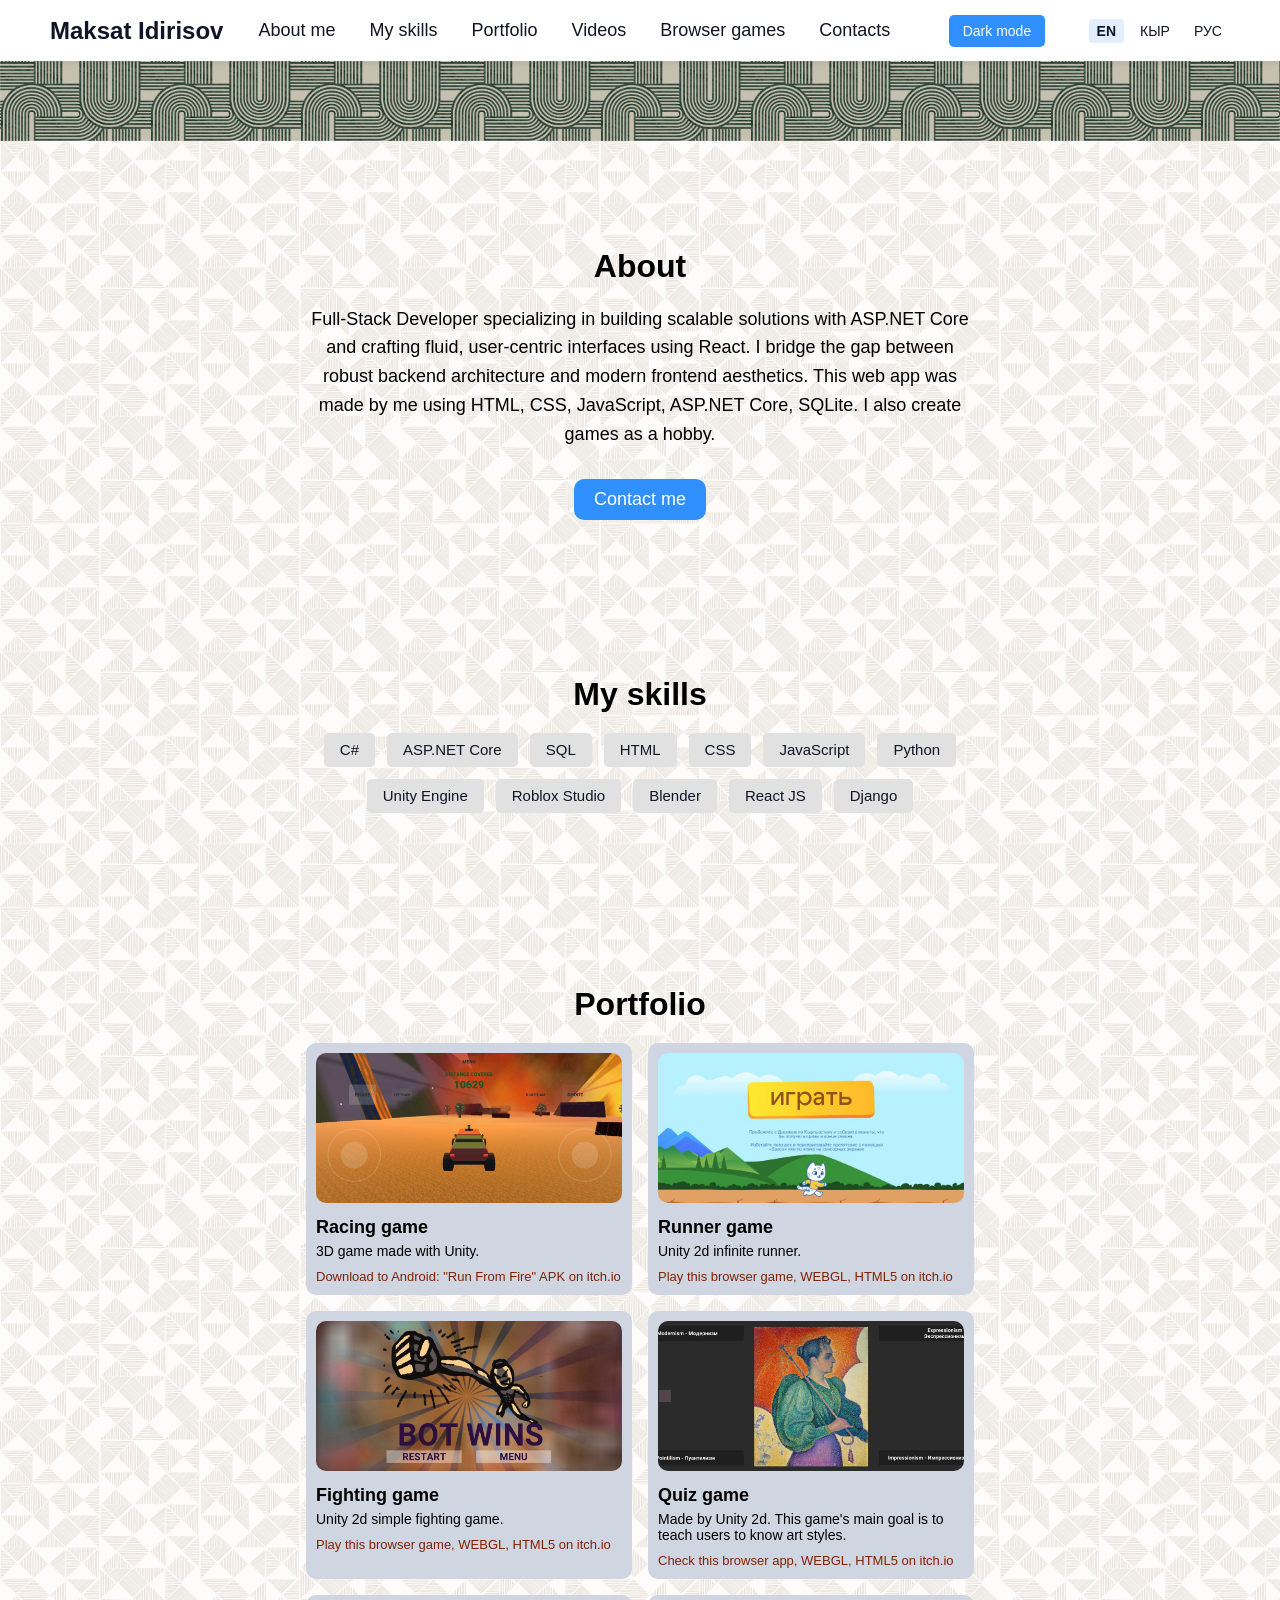
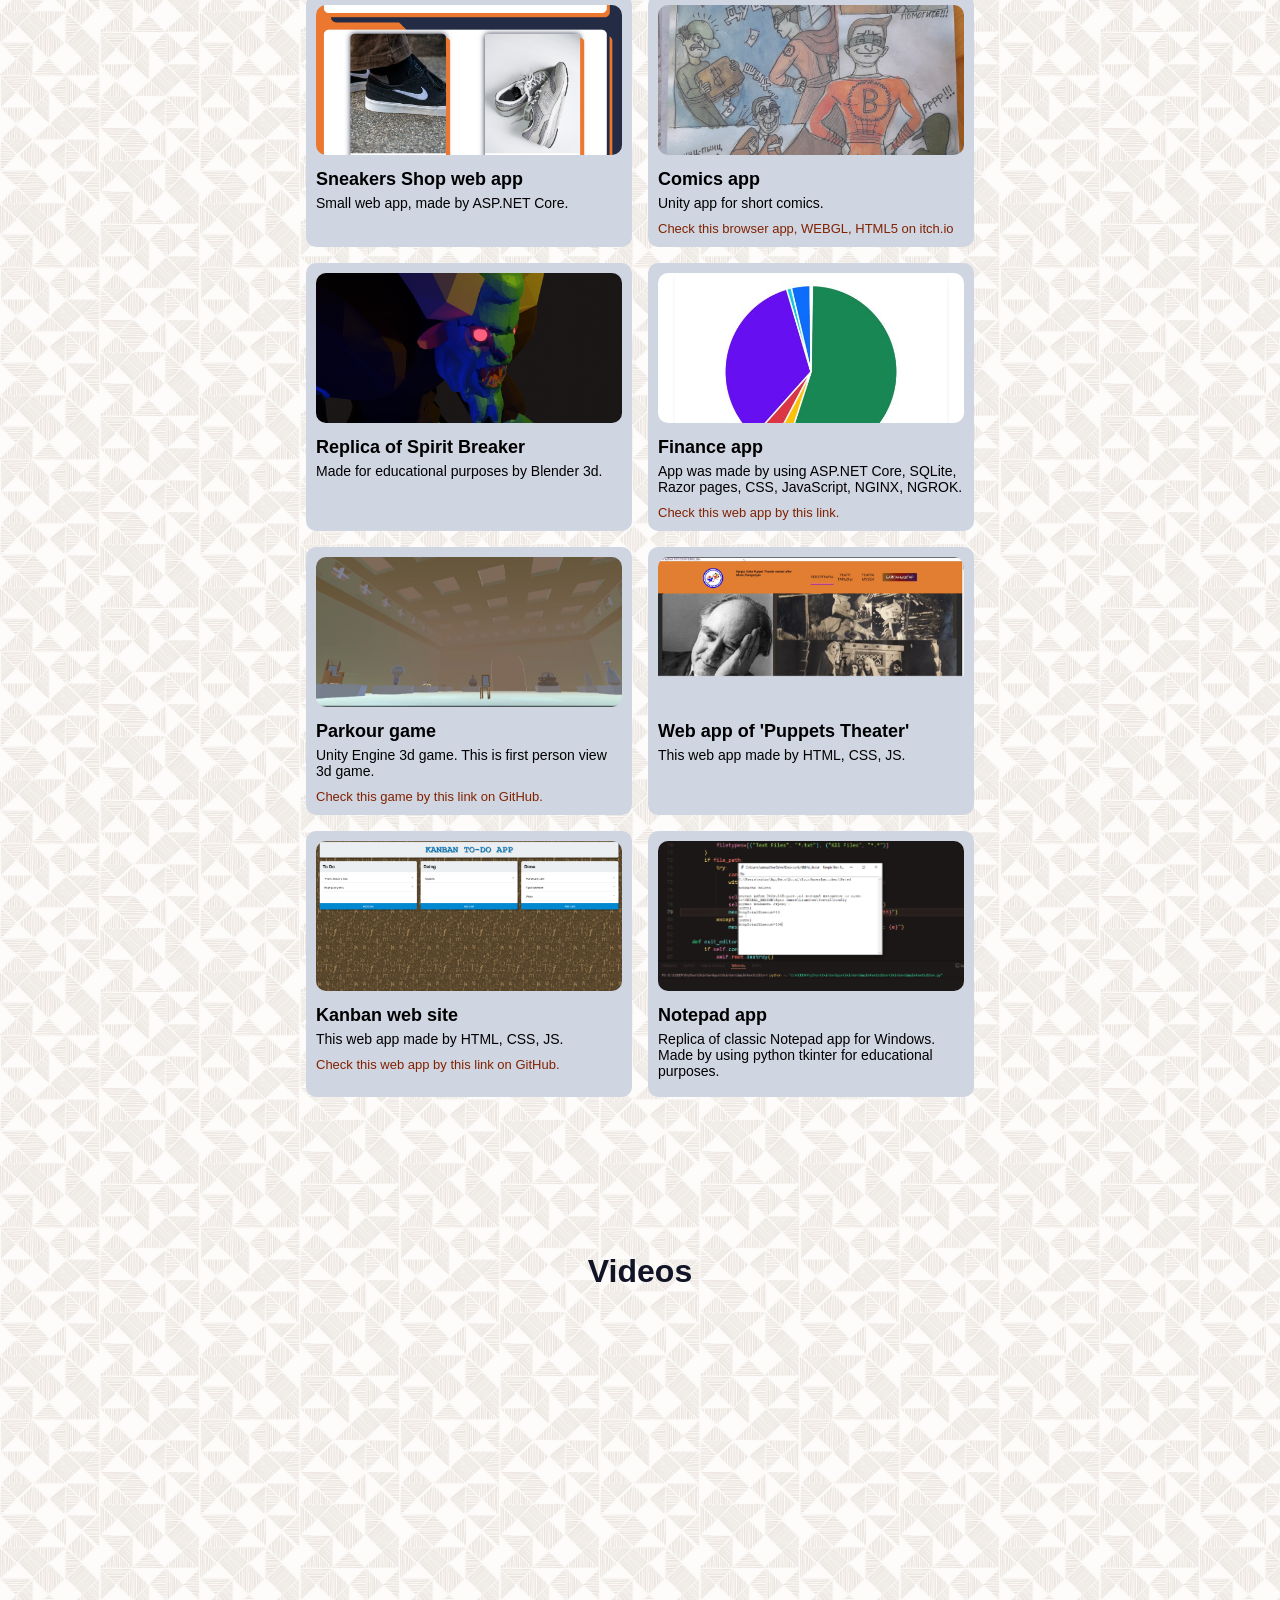
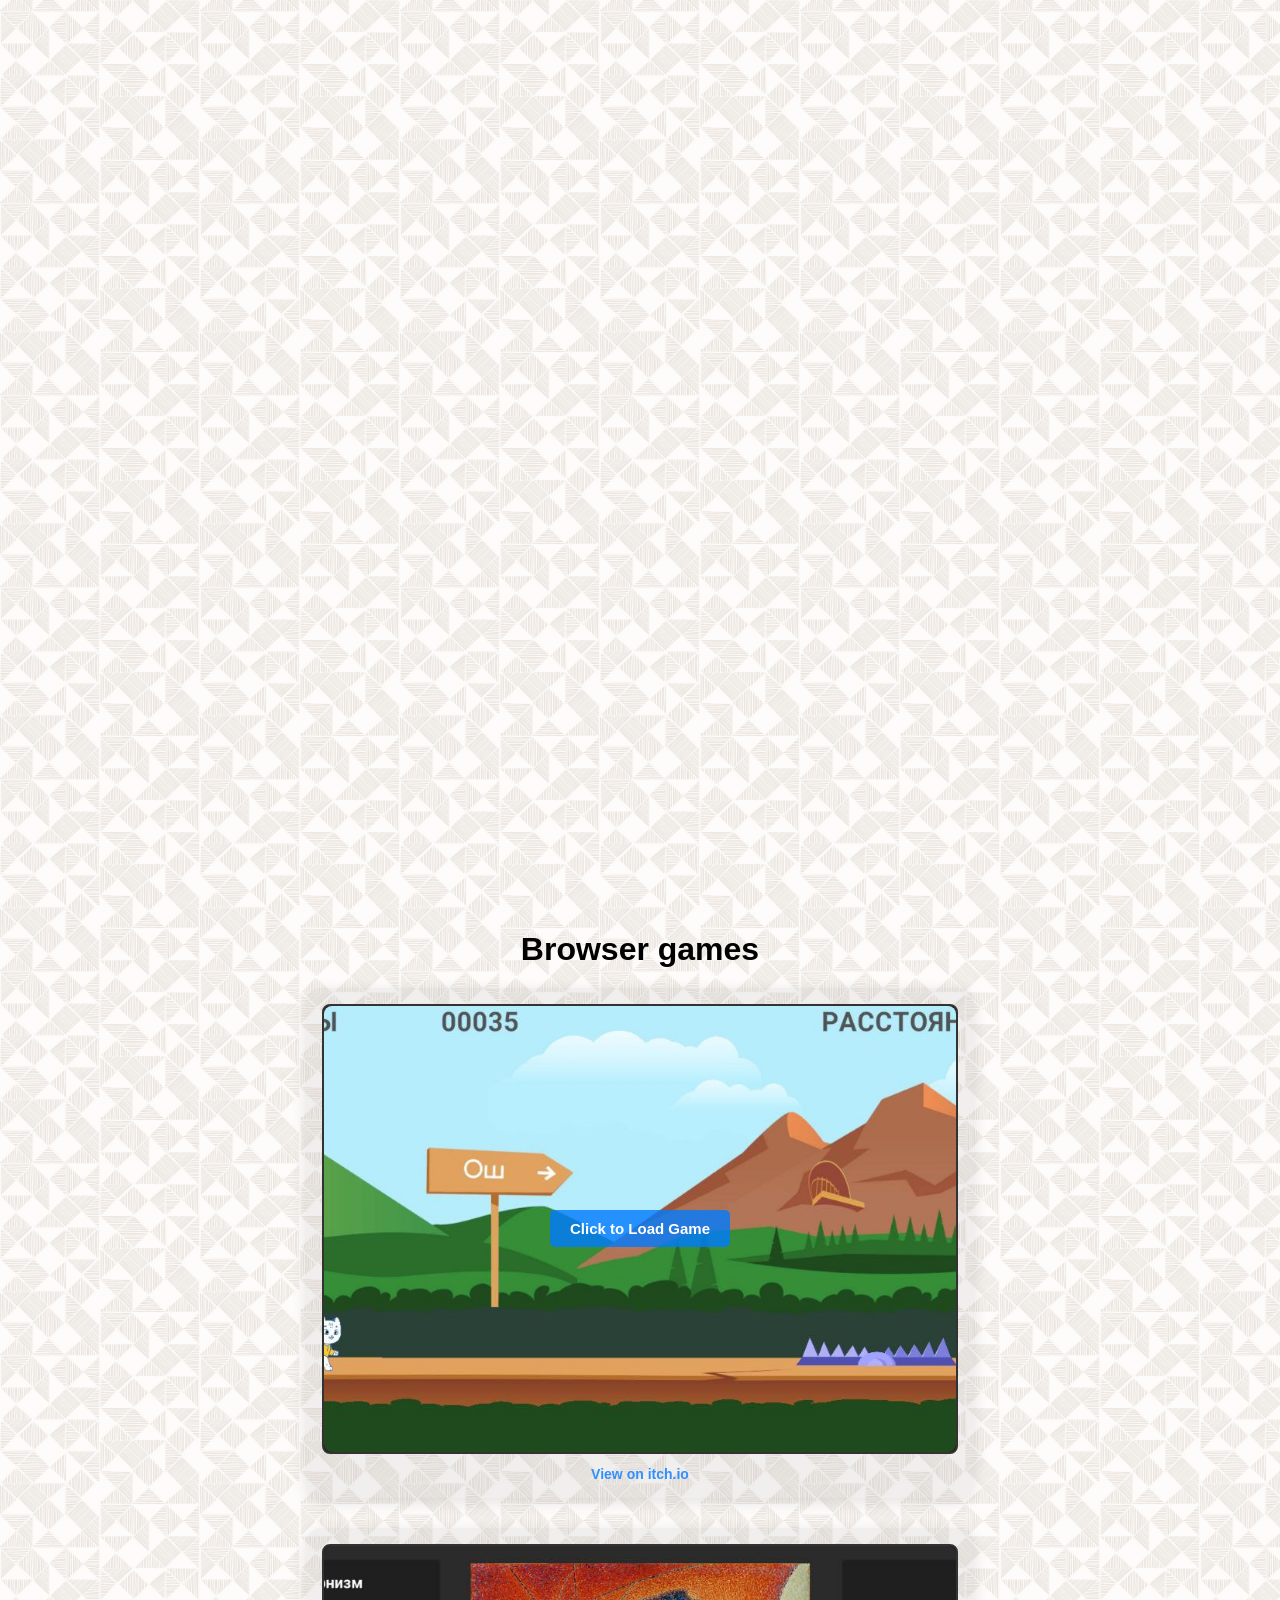
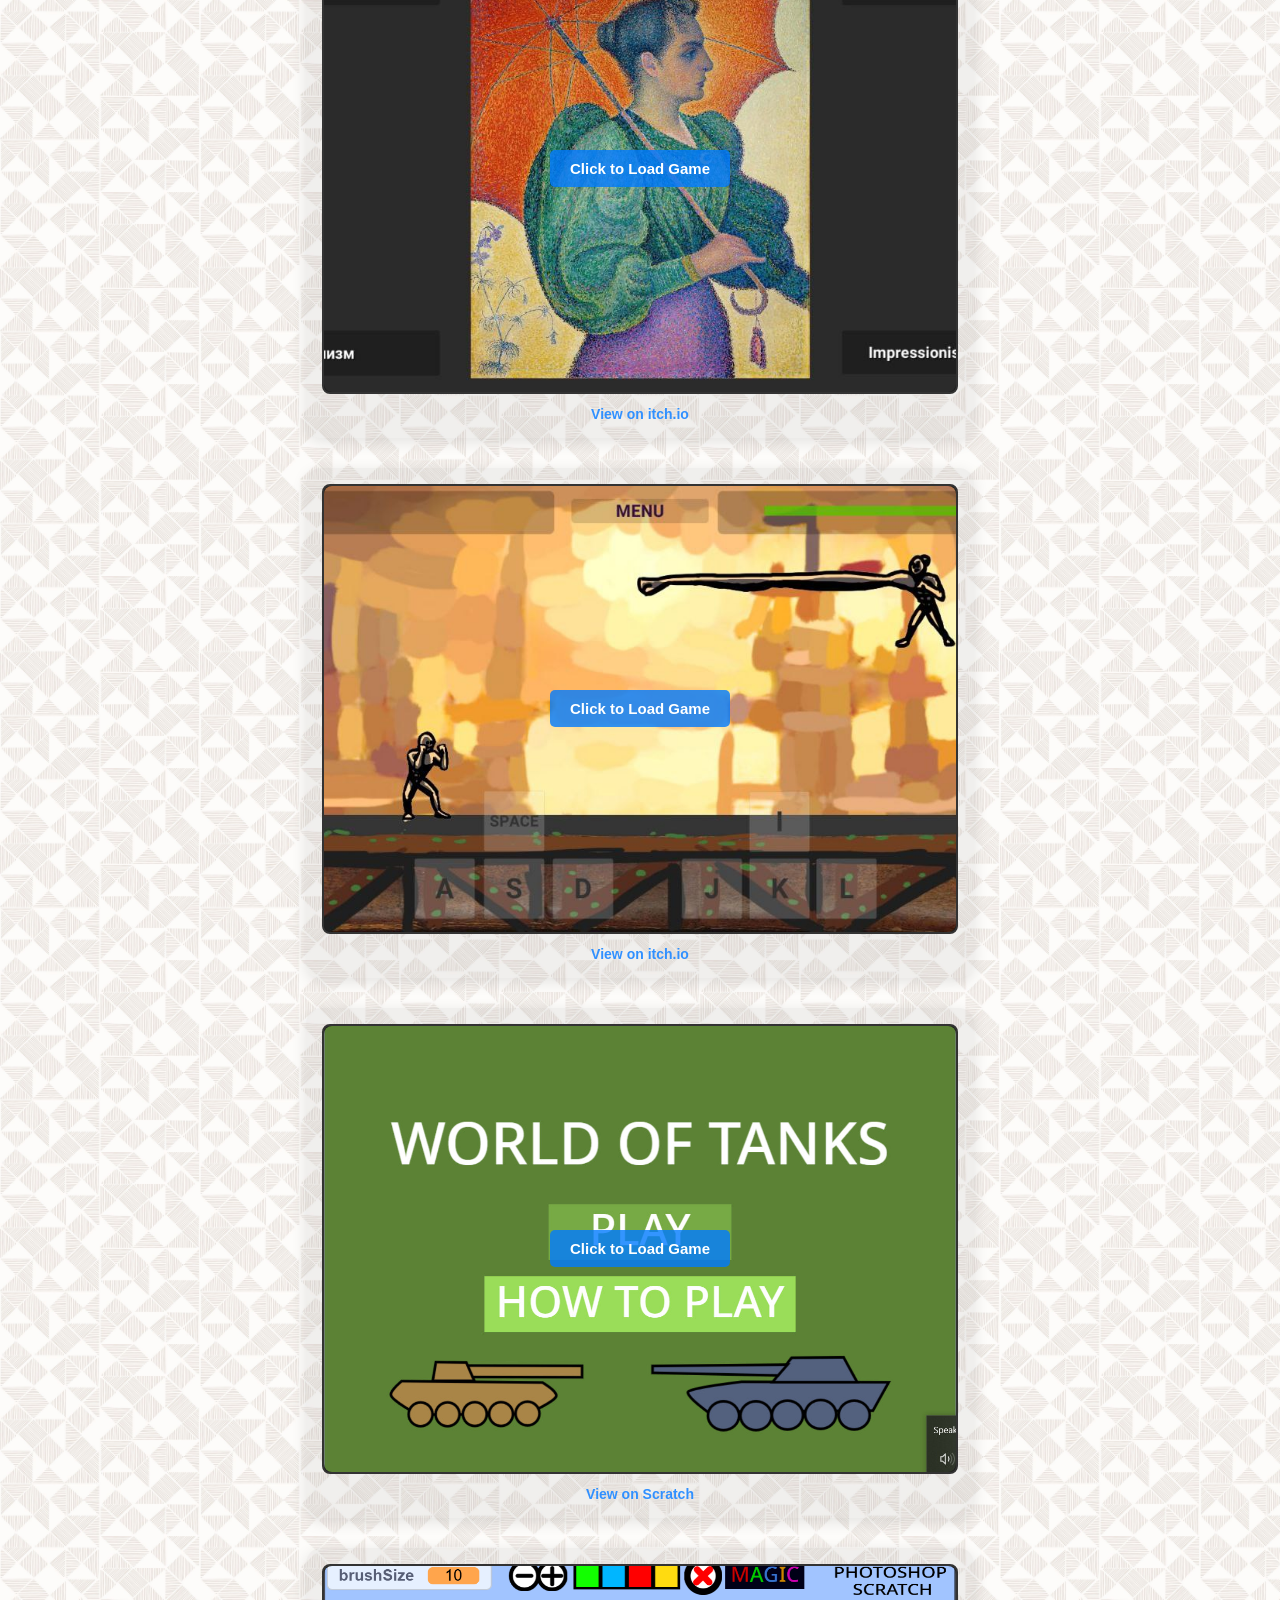
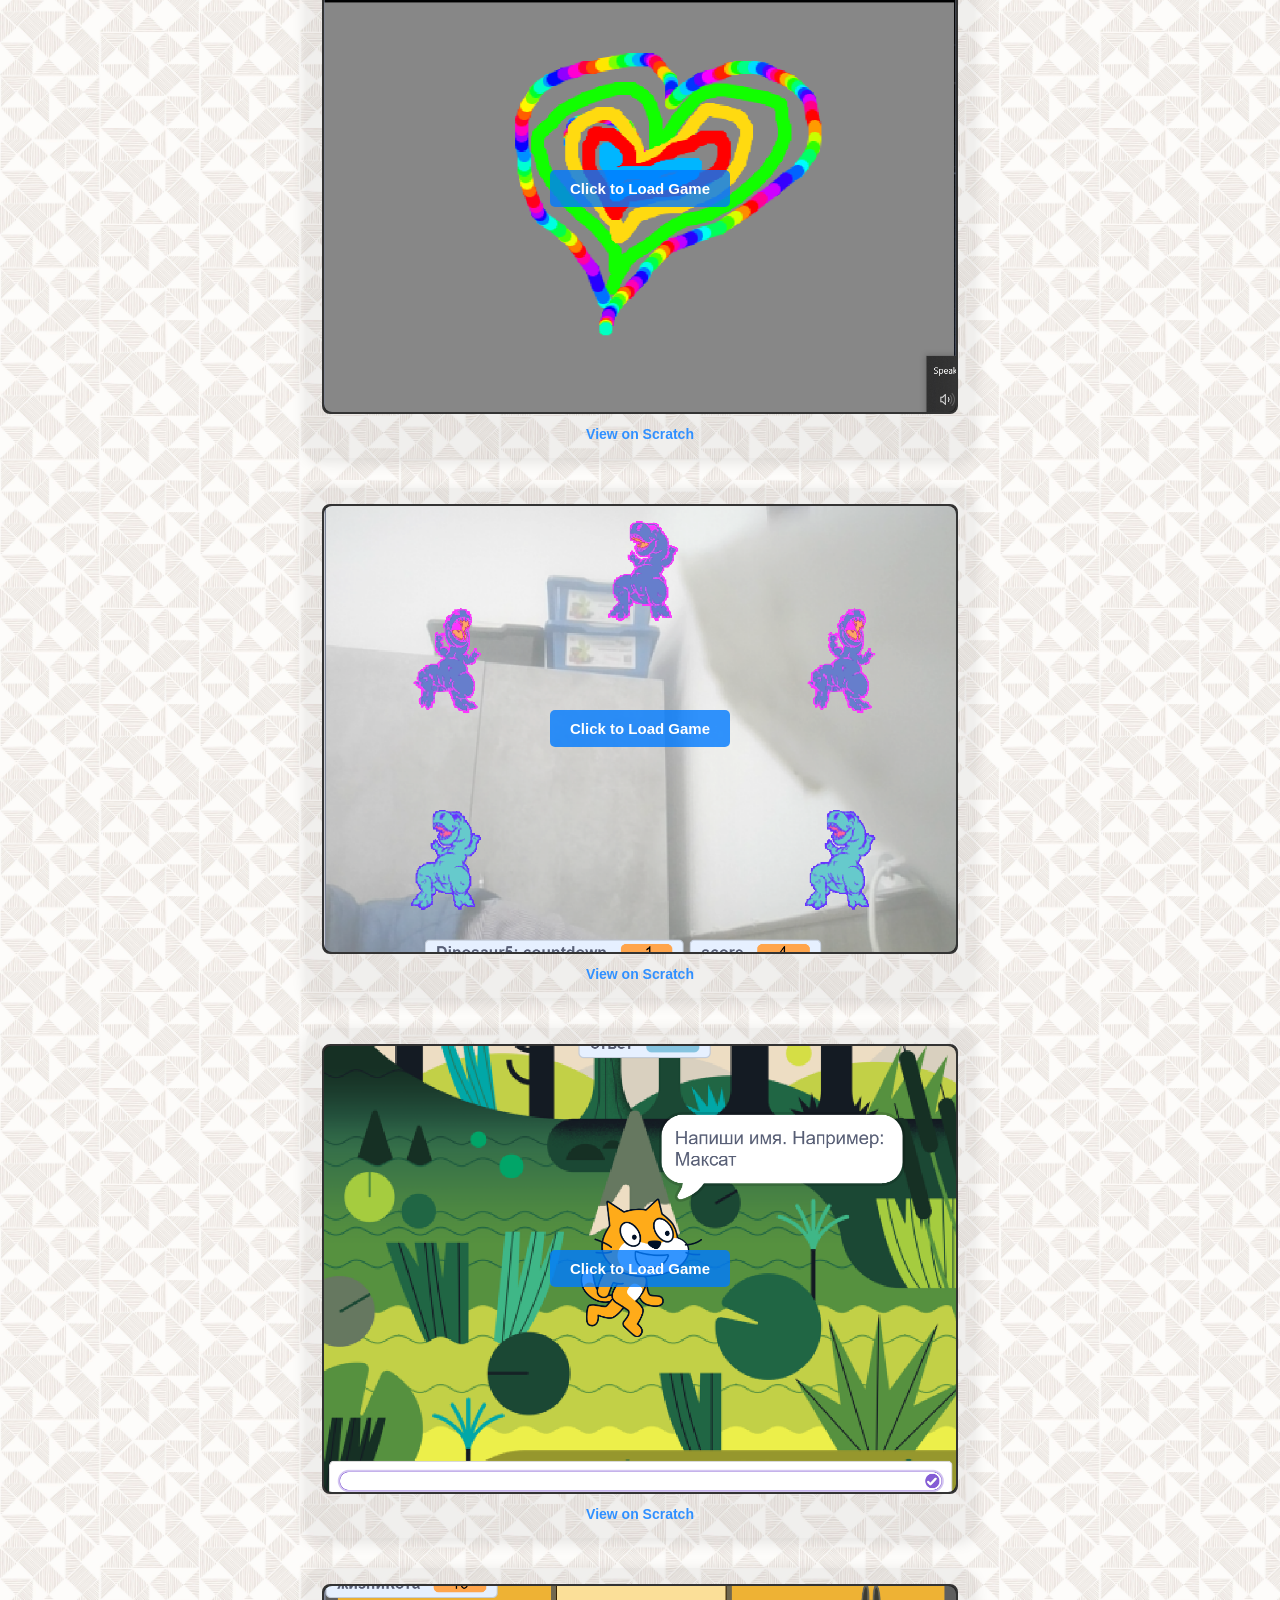
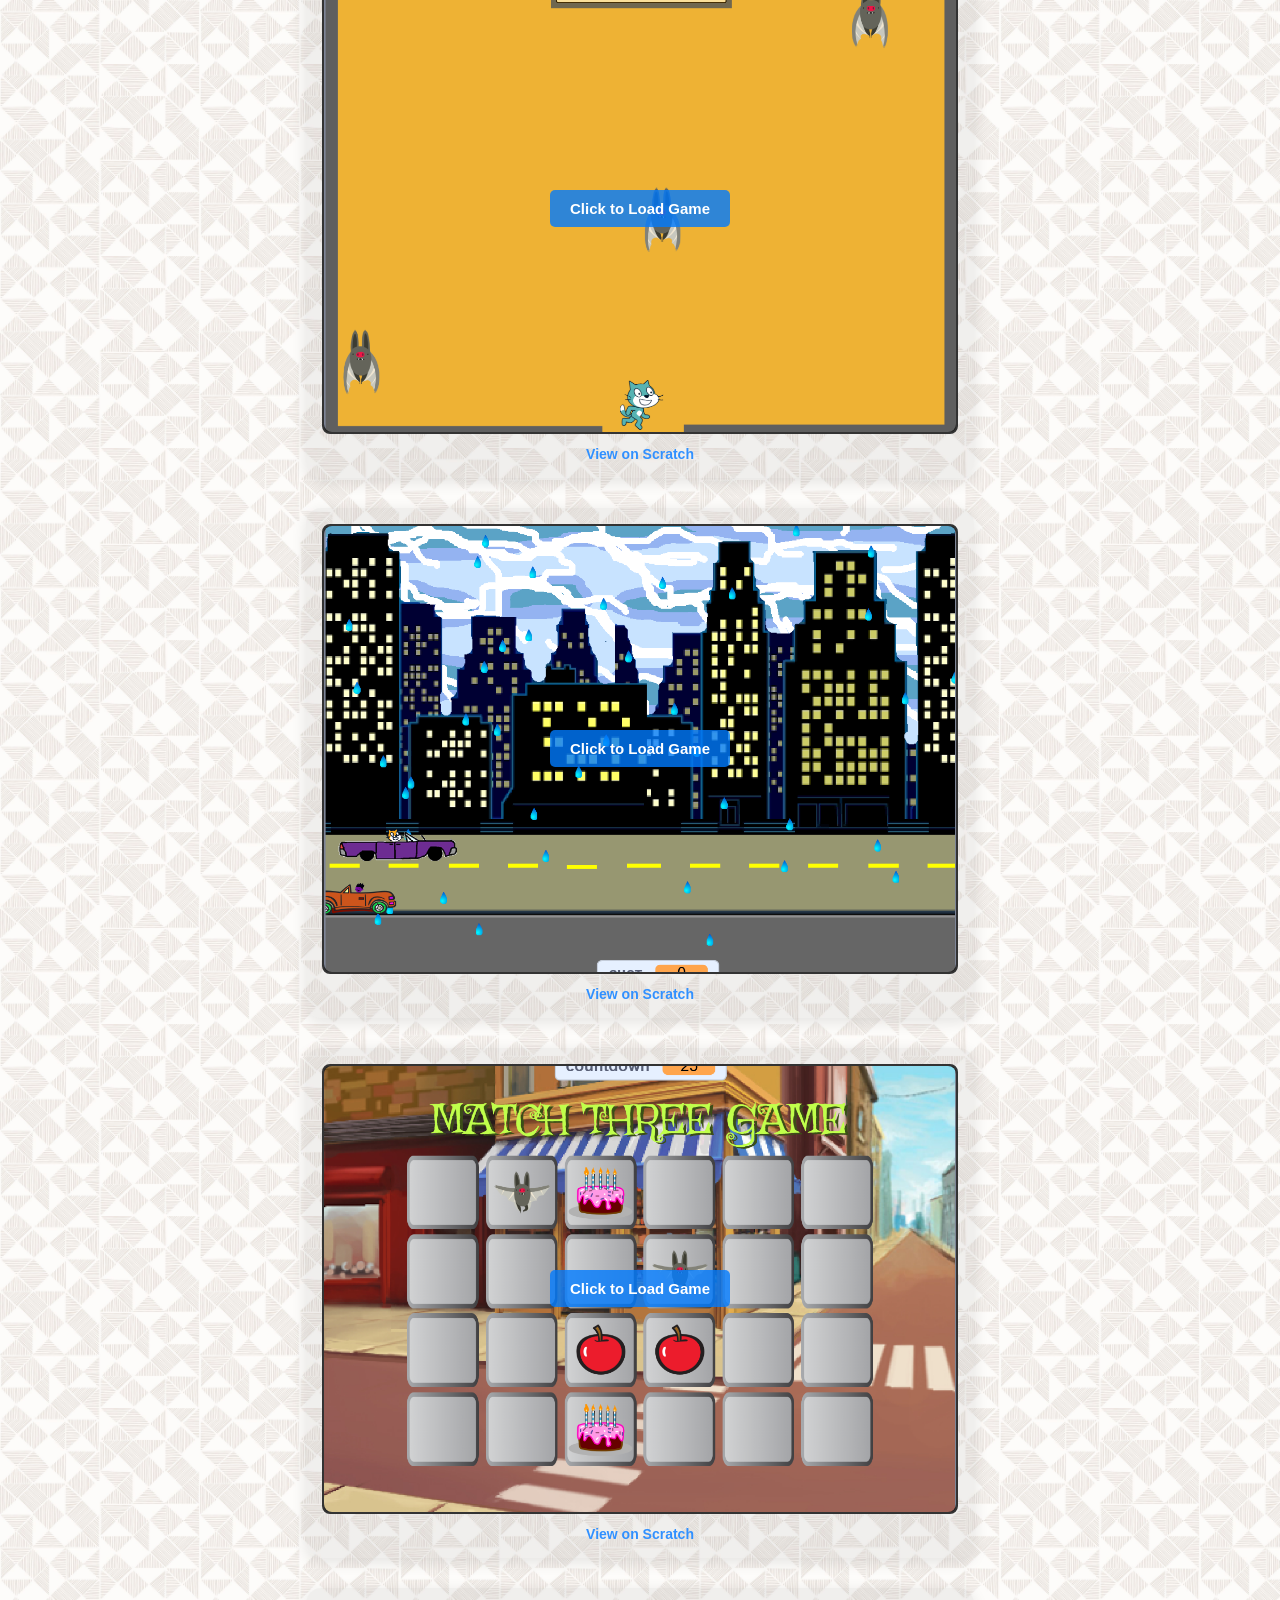
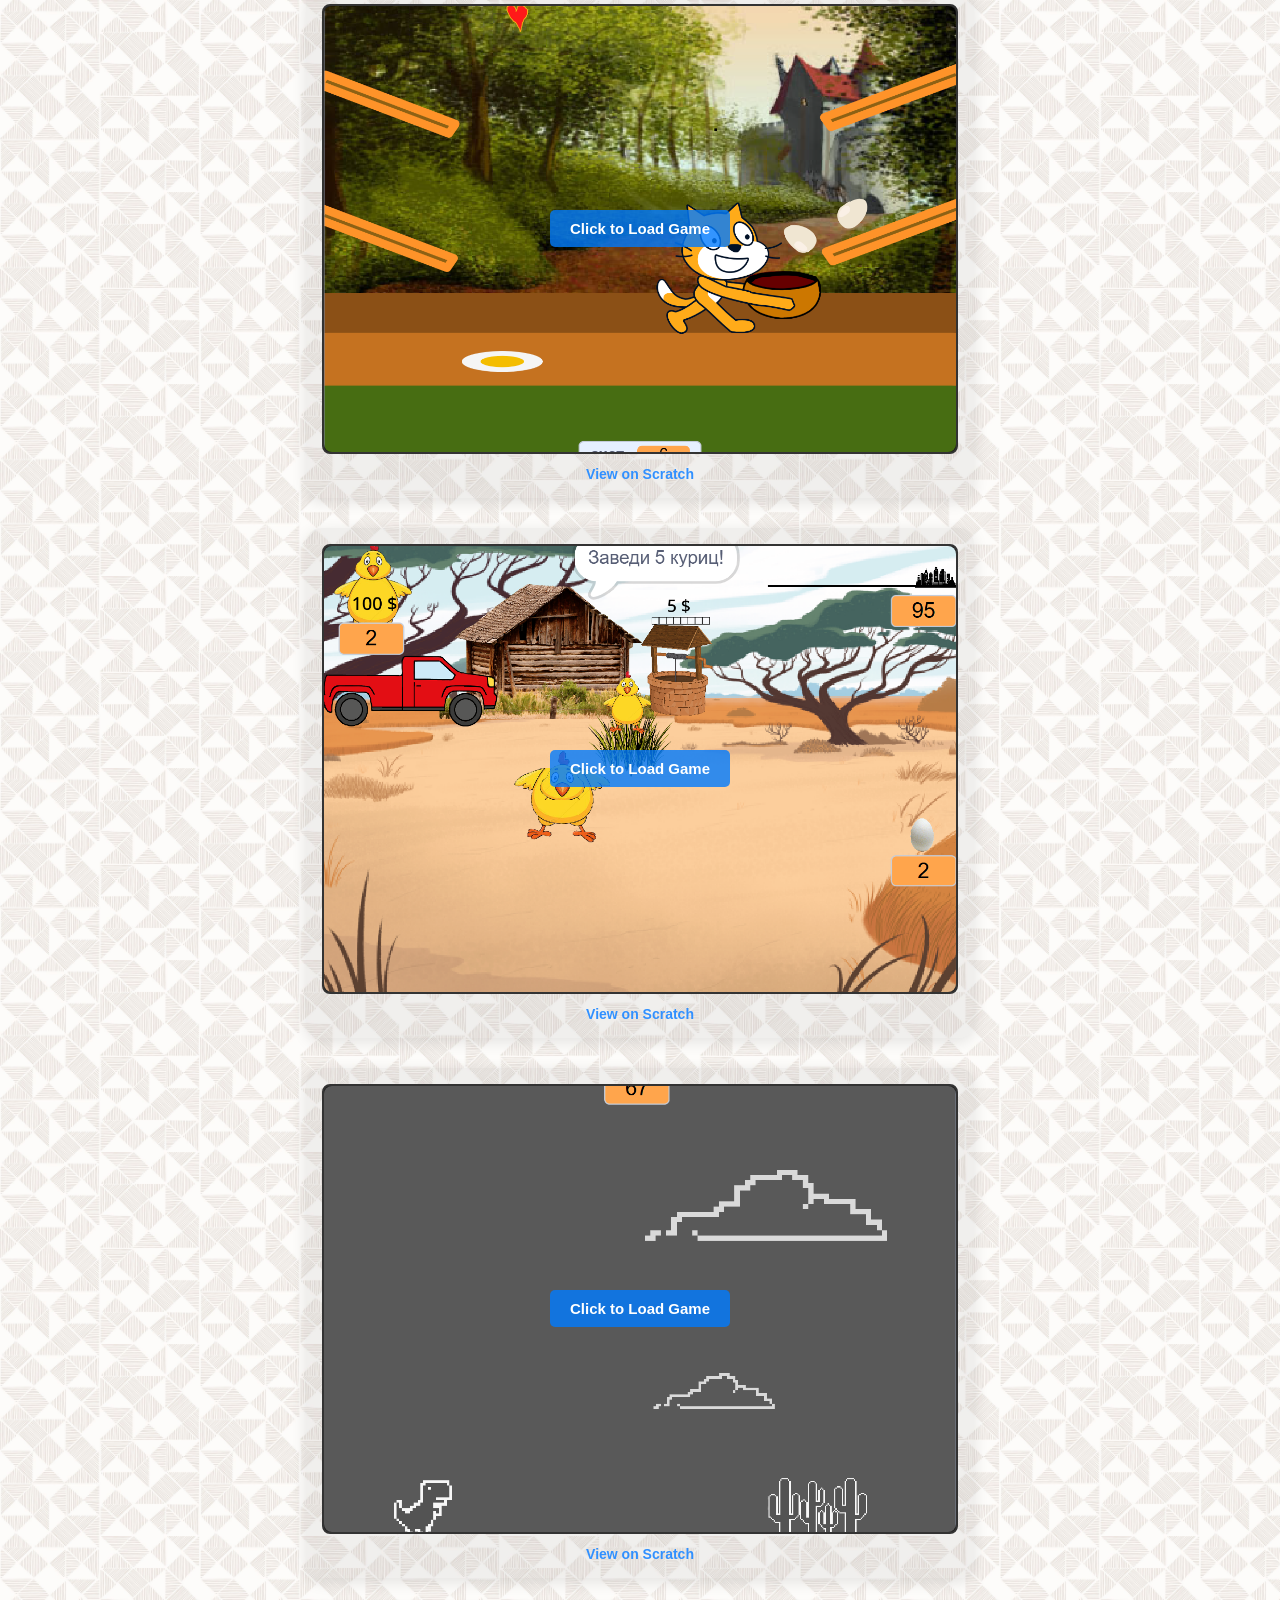
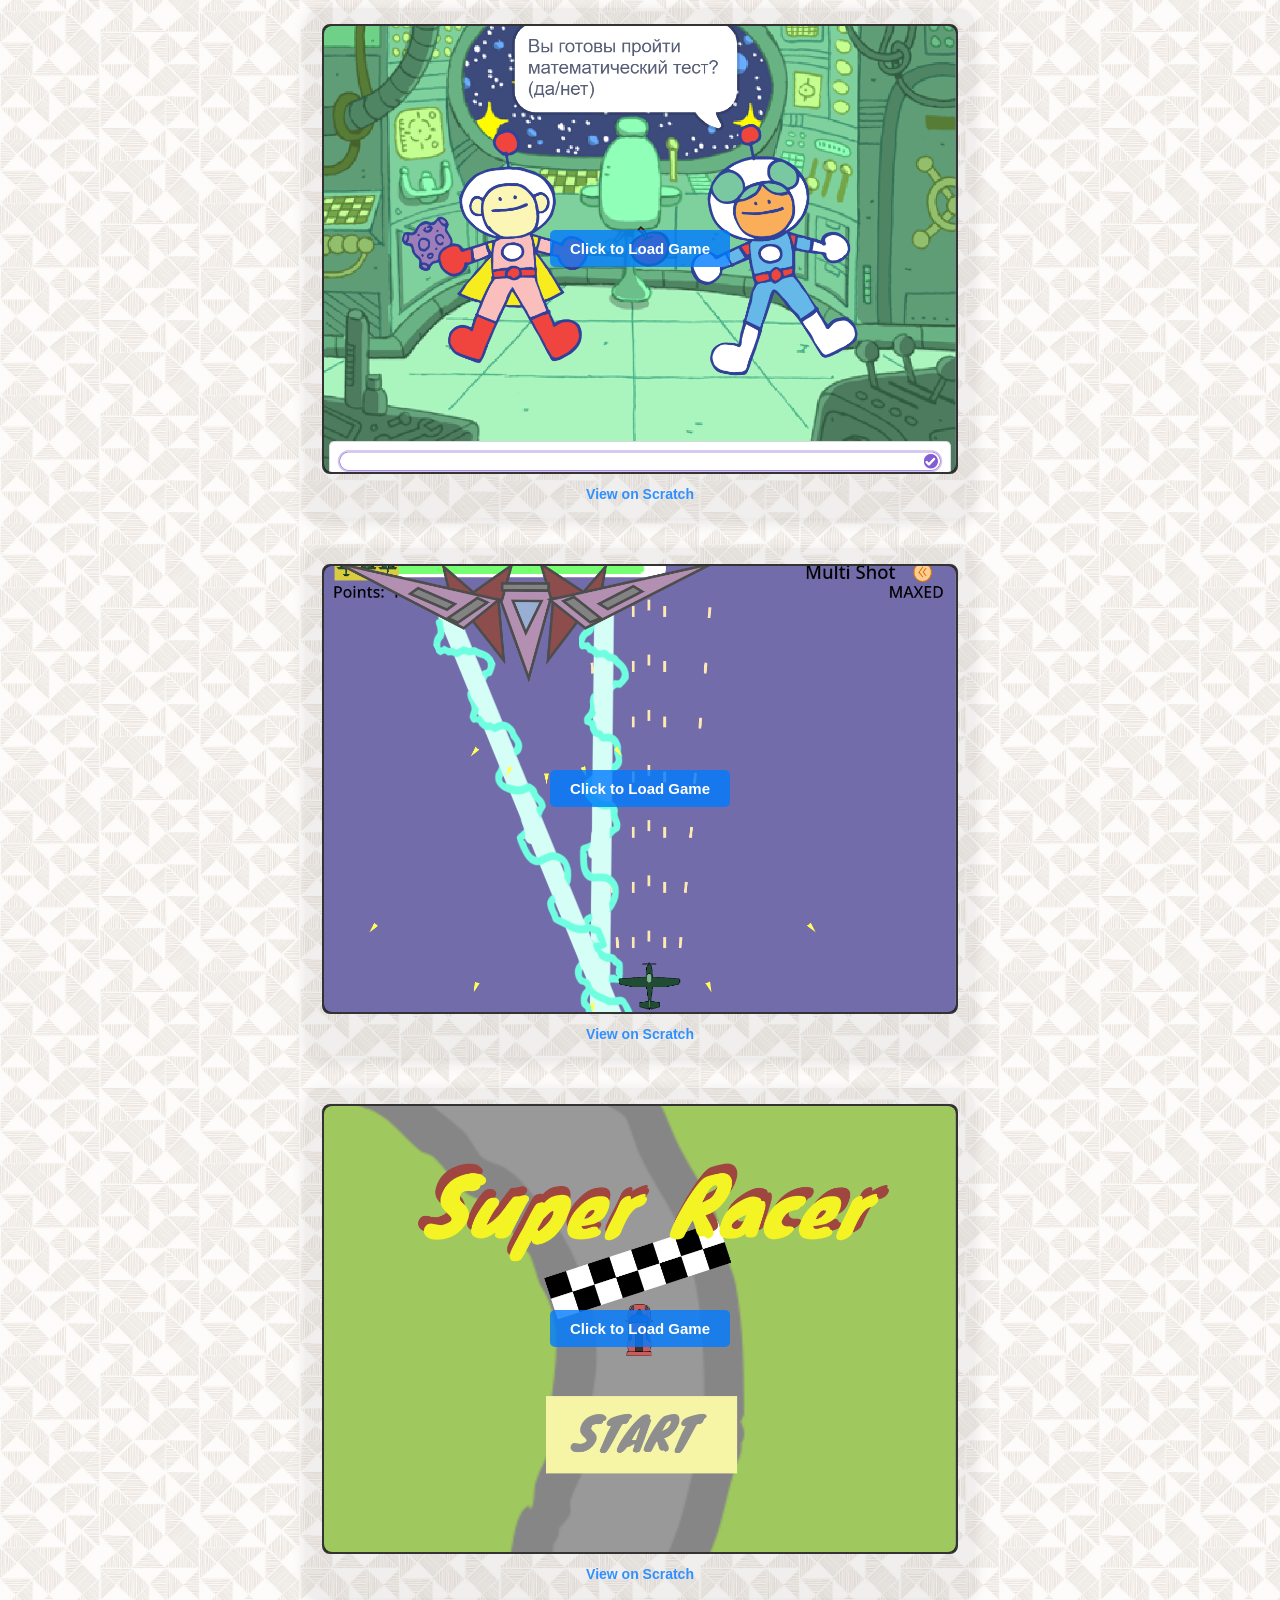
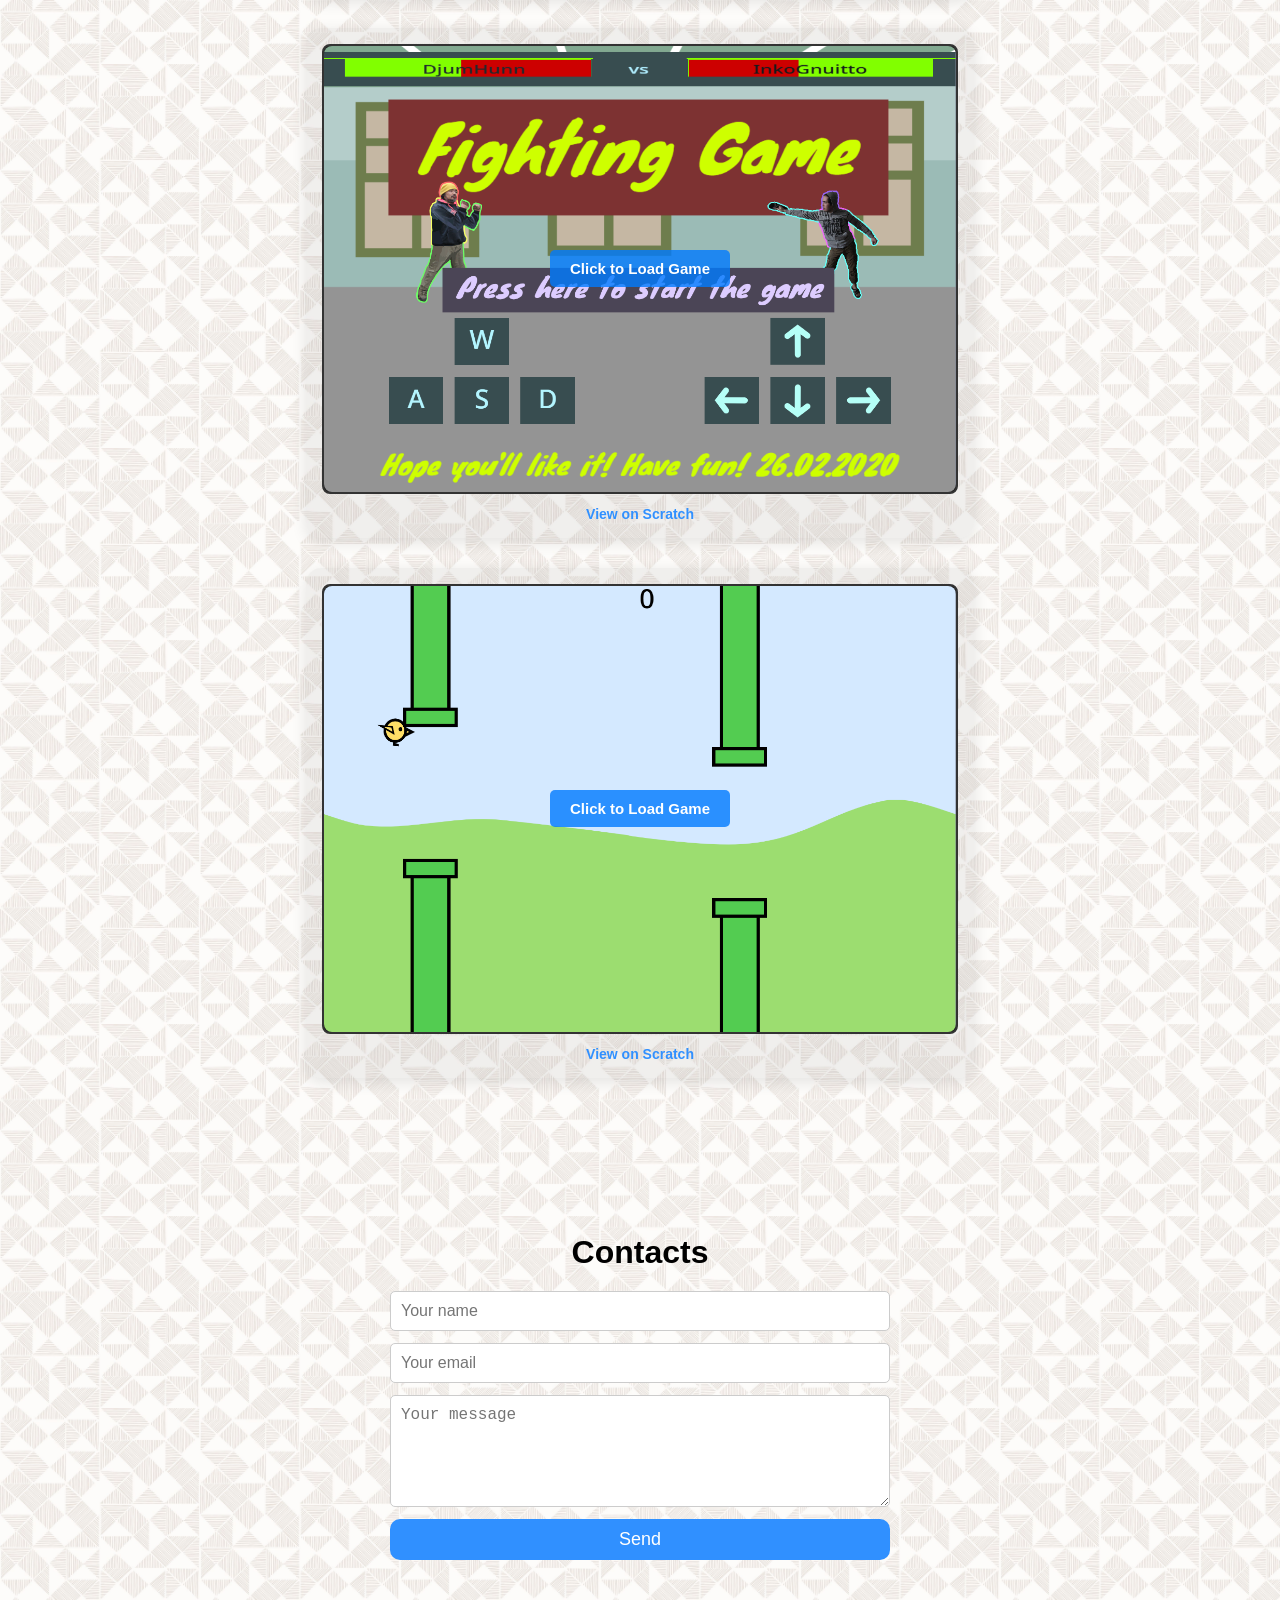
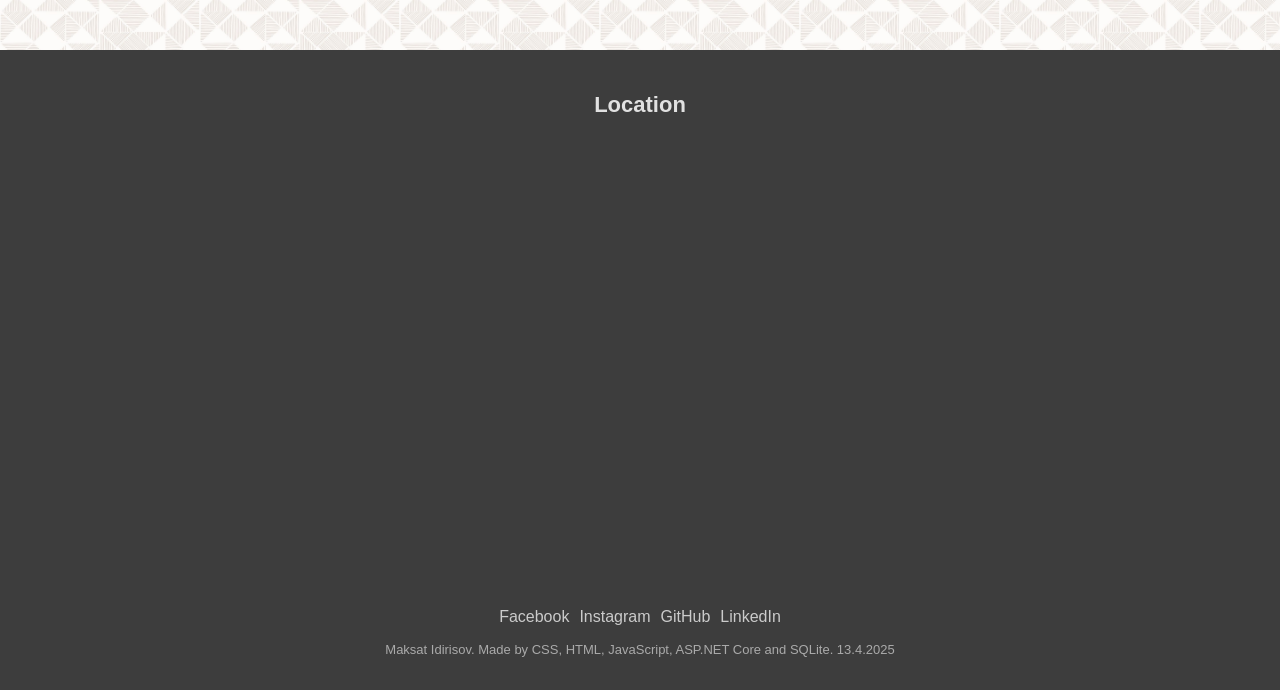
<file: index.html>
<!DOCTYPE html>
<html lang="ru">

<head>
    <!--Roboto-->
    <link rel="preconnect" href="https://fonts.googleapis.com">
    <link rel="preconnect" href="https://fonts.gstatic.com" crossorigin>
    <link href="https://fonts.googleapis.com/css2?family=Roboto:ital,wght@0,100..900;1,100..900&display=swap"
        rel="stylesheet">

    <meta charset="UTF-8">
    <meta name="viewport" content="width=device-width, initial-scale=1.0">
    <title>Portfolio</title>
    <link rel="stylesheet" href="style.css">
    <script src="app.js" defer></script>
</head>

<body>
    <!-- ========== Header ========== -->
    <header>
        <div class="header-left"><!-- Header Left Container: Logo and Navigation -->
            <div class="logo">Maksat Idirisov</div><!--&reg; - this creates R symbol in text-->
            <nav>
                <ul>
                    <li><a href="#about">About me</a></li><!--Обо мне-->
                    <li><a href="#skills">My skills</a></li><!--Мои навыки-->
                    <li><a href="#portfolio">Portfolio</a></li><!--Портфолио-->
                    <li><a href="#videos">Videos</a></li><!--Видео-->
                    <li><a href="#browser-games">Games</a></li><!--Видео-->
                    <li><a href="#contacts">Contacts</a></li><!--Контакты-->
                </ul>
            </nav>
        </div>
        <!-- Dark/Light mode toggle button -->
        <button id="theme-toggle" class="theme-toggle-btn">Dark Mode</button>
        <!--HTML language wrapper starts here-->
        <div class="langWrap">
            <a href="#" language="english" class="active">EN</a>
            <a href="#" language="kyrgyz">КЫР</a>
            <a href="#" language="russian">РУС</a>
        </div>
    </header>
    <!-- ========== Image Block ========== -->
    <div class="image-block">
        <div class="texture-box"></div>
    </div>
    <!-- ========== "Обо мне" Section ========== -->
    <section class="about" id="about">
        <h2>About me</h2>
        <p>
            I'm a web applications developer. I use ASP.NET Core for web development. 
			For the frontend I use HTML, CSS, JavaScript, and the React framework. 
            This web app was made by me using HTML, CSS, JavaScript, ASP.NET Core, SQLite. 
			I also create games as a hobby.
        </p>
        <button class="contact-btn">Contact me</button>
    </section>
    <!-- ========== "Мои навыки" Section ========== -->
    <section class="skills" id="skills">
        <h2>My skills</h2>
        <ul>
            <li><a href="https://en.wikipedia.org/wiki/C_Sharp_(programming_language)">C#</a></li>
            <li><a href="https://en.wikipedia.org/wiki/ASP.NET_Core">ASP.NET Core</a></li>
            <li><a href="https://en.wikipedia.org/wiki/SQL">SQL</a></li>
            <li><a href="https://en.wikipedia.org/wiki/HTML">HTML</a></li>
            <li><a href="https://en.wikipedia.org/wiki/CSS">CSS</a></li>
            <li><a href="https://en.wikipedia.org/wiki/JavaScript">JavaScript</a></li>
            <li><a href="https://en.wikipedia.org/wiki/Python_(programming_language)">Python</a></li>
            <li><a href="https://en.wikipedia.org/wiki/Unity_(game_engine)">Unity Engine</a></li>
            <li><a href="https://en.wikipedia.org/wiki/Roblox#Roblox_Studio_and_game_design">Roblox Studio</a></li>
            <li><a href="https://en.wikipedia.org/wiki/Blender_(software)">Blender</a></li>
            <li><a href="https://en.wikipedia.org/wiki/React_(software)">React JS</a></li>
            <li><a href="https://en.wikipedia.org/wiki/Django_(web_framework)">Django</a></li>
        </ul>
    </section>
    <!-- ========== "Портфолио" Section ========== -->
    <section class="portfolio" id="portfolio">
        <h2>Portfolio</h2>
        <div class="portfolio-grid">
            <div class="portfolio-item">
                <img src="img/screenShotMyGame (26).jpg" alt="Проект 1">
                <h3>Racing game</h3><!--1-->
                <p>3D game made with Unity.</p>
                <a href="https://bulbulsup.itch.io/run-from-fire" target="_blank" rel="noopener noreferrer">
                    Download to Android: "Run From Fire" APK on itch.io
                </a>
            </div>
            <div class="portfolio-item">
                <img src="img/runner.jpg" alt="Проект 2">
                <h3>Runner game</h3><!--2-->
                <p>Unity 2d infinite runner.</p>
                <a href="https://bulbulsup.itch.io/dosik-v24" target="_blank" rel="noopener noreferrer">
                    Play this browser game, WEBGL, HTML5 on itch.io
                </a>
            </div>
            <div class="portfolio-item">
                <img src="img/screenShotMyGame (17).jpg" alt="Проект 3">
                <h3>Fighting game</h3><!--3-->
                <p>Unity 2d simple fighting game.</p>
                <a href="https://bulbulsup.itch.io/yet-another-fighting-game-yafg" target="_blank" rel="noopener noreferrer">
                    Play this browser game, WEBGL, HTML5 on itch.io
                </a>
            </div>
            <div class="portfolio-item">
                <img src="img/thumbnails/screenShotMyGame (22).jpg" alt="Проект 4">
                <h3>Quiz game</h3><!--4-->
                <p>Made by Unity 2d. This game's main goal is to teach users to know art styles.</p>
                <a href="https://bulbulsup.itch.io/historyofartquiz" target="_blank" rel="noopener noreferrer">
                    Check this browser app, WEBGL, HTML5 on itch.io</a>
            </div>
            <div class="portfolio-item">
                <img src="img/sneakersShop.png" alt="Проект 4">
                <h3>Sneakers Shop web app</h3><!--5-->
                <p>Small web app, made by ASP.NET Core.</p>
            </div>
            <div class="portfolio-item">
                <img src="img/20220909_092542.jpg" alt="Проект 4">
                <h3>Comics app</h3><!--6-->
                <p>Unity app for short comics.</p>
                <a href="https://bulbulsup.itch.io/interactive-comic-books-made-by-kids" target="_blank" rel="noopener noreferrer">
                    Check this browser app, WEBGL, HTML5 on itch.io
                </a>
            </div>
            <div class="portfolio-item">
                <img src="img/spiritBreaker_7.png" alt="Проект 4">
                <h3>Replica of Spirit Breaker</h3><!--7-->
                <p>Made for educational purposes by Blender 3d.</p>
            </div>
            <div class="portfolio-item">
                <img src="img/financeApp (4).jpeg" alt="Проект 4">
                <h3>Finance app</h3><!--8-->
                <p>App was made by using ASP.NET Core, SQLite, Razor pages, CSS, JavaScript, NGINX, NGROK.</p>
                <a href="https://unfrizzy-nonmagnetical-elenor.ngrok-free.dev/Home" target="_blank" rel="noopener noreferrer">
                    Check this web app by this link.
                </a>
            </div>
            <div class="portfolio-item">
                <img src="img/FPS_Unity_Game.png" alt="Проект 4">
                <h3>Parkour game</h3><!--9-->
                <p>Unity Engine 3d game. This is first person view 3d game.</p>
                <a href="https://github.com/ksatksat/FirstPersonParkurGame" target="_blank" rel="noopener noreferrer">
                    Check this game by this link on GitHub.
                </a>
            </div>
            <div class="portfolio-item">
                <img src="img/puppetTheaterWebSite.png" alt="Проект 4">
                <h3>Web app of 'Puppets Theater'</h3><!--10-->
                <p>This web app made by HTML, CSS, JS.</p>
            </div>
            <div class="portfolio-item">
                <img src="img/kanban.png" alt="Проект 4">
                <h3>Kanban web site</h3><!--11-->
                <p>This web app made by HTML, CSS, JS.</p>
                <a href="https://github.com/ksatksat/FRONTEND_KanbanApp" target="_blank" rel="noopener noreferrer">
                    Check this web app by this link on GitHub.
                </a>
            </div>
            <div class="portfolio-item">
                <img src="img/notepad.png" alt="Проект 4">
                <h3>Notepad app</h3><!--12-->
                <p>Replica of classic Notepad app for Windows. Made by using python tkinter for educational purposes.</p>
            </div>
        </div>
    </section>
    <!-- ========== "Видео" Section ========== -->
    <section class="videos" id="videos">
        <h2>Videos</h2>
        <div class="video-container">
            <!-- Video 1 -->
            <iframe width="560" height="315" src="https://www.youtube.com/embed/NQM_pgUOE70?si=g47Z1uhiQgvhNwcz"
                title="YouTube video player" frameborder="0"
                allow="accelerometer; autoplay; clipboard-write; encrypted-media; gyroscope; picture-in-picture; web-share"
                referrerpolicy="strict-origin-when-cross-origin" allowfullscreen></iframe>

            <!-- Video 2 -->
            <iframe width="560" height="315" src="https://www.youtube.com/embed/OW7FZe9m3pw?si=pjWqdIMIAgUa4hpY"
                title="YouTube video player" frameborder="0"
                allow="accelerometer; autoplay; clipboard-write; encrypted-media; gyroscope; picture-in-picture; web-share"
                referrerpolicy="strict-origin-when-cross-origin" allowfullscreen></iframe>

            <!-- Video 3 -->
            <iframe width="560" height="315" src="https://www.youtube.com/embed/DjI_BoPA_G0?si=RTqyI35DdUiqxCqj"
                title="YouTube video player" frameborder="0"
                allow="accelerometer; autoplay; clipboard-write; encrypted-media; gyroscope; picture-in-picture; web-share"
                referrerpolicy="strict-origin-when-cross-origin" allowfullscreen></iframe>
            
            <!-- Video 4 -->
            <iframe width="560" height="315" src="https://www.youtube.com/embed/OZb2voE2VeU?si=EPt0GXZvlEUz049D"
                title="YouTube video player" frameborder="0"
                allow="accelerometer; autoplay; clipboard-write; encrypted-media; gyroscope; picture-in-picture; web-share"
                referrerpolicy="strict-origin-when-cross-origin" allowfullscreen></iframe>

            <!-- Video 5 -->
            <iframe width="560" height="315" src="https://www.youtube.com/embed/uOVDIldVD5s?si=UsMI7QcR61pxNXm0"
                title="YouTube video player" frameborder="0"
                allow="accelerometer; autoplay; clipboard-write; encrypted-media; gyroscope; picture-in-picture; web-share"
                referrerpolicy="strict-origin-when-cross-origin" allowfullscreen></iframe>
            
            <!-- Video 6 -->
            <iframe width="560" height="315" src="https://www.youtube.com/embed/KE5Vaq2ioII?si=zMNui8AjSneK5waM"
                title="YouTube video player" frameborder="0"
                allow="accelerometer; autoplay; clipboard-write; encrypted-media; gyroscope; picture-in-picture; web-share"
                referrerpolicy="strict-origin-when-cross-origin" allowfullscreen></iframe>
            
            <!-- Video 7 -->
            <iframe width="560" height="315" src="https://www.youtube.com/embed/pYoS26E06fo?si=h0n6jgJnWlT0lRgg"
                title="YouTube video player" frameborder="0"
                allow="accelerometer; autoplay; clipboard-write; encrypted-media; gyroscope; picture-in-picture; web-share"
                referrerpolicy="strict-origin-when-cross-origin" allowfullscreen></iframe>
            
            <!-- Video 8 -->
            <iframe width="560" height="315" src="https://www.youtube.com/embed/t-qc_uVmUPU?si=neSdJPQup0eoLiZ0"
                title="YouTube video player" frameborder="0"
                allow="accelerometer; autoplay; clipboard-write; encrypted-media; gyroscope; picture-in-picture; web-share"
                referrerpolicy="strict-origin-when-cross-origin" allowfullscreen></iframe>
            
            <!-- Video 9 -->
            <iframe width="560" height="315" src="https://www.youtube.com/embed/RRLF1uKUMMY?si=Ht2DAGWmmmTd0l2j"
                title="YouTube video player" frameborder="0"
                allow="accelerometer; autoplay; clipboard-write; encrypted-media; gyroscope; picture-in-picture; web-share"
                referrerpolicy="strict-origin-when-cross-origin" allowfullscreen></iframe>
                
        </div>
    </section>
    <!-- =================================== Браузерные игры ===================================-->
    <section class="games" id="browser-games">
        <h2>Browser Games</h2>
        <div class="game-container">
            <div class="game-card">
                <div class="game-placeholder" data-src="https://itch.io/embed-upload/9185637?color=85c078"
                    onclick="activateGame(this)">
                    <img src="img/thumbnails/screenShotMyGame (3).jpg" alt="Dosik Infinite Runner game preview">
                    <div class="play-button-overlay">
                        <span>Click to Load Game</span><!--Dosik runner-->
                    </div>
                </div>
                <a href="https://maxatidsolodev.itch.io/dosik-infinite-runner" target="_blank">View on itch.io</a>
            </div>

            <div class="game-card">
                <div class="game-placeholder" data-src="https://itch.io/embed-upload/6271792?color=2f2f2f"
                    onclick="activateGame(this)">
                    <img src="img/thumbnails/screenShotMyGame (22).jpg" alt="ART Quiz game preview">
                    <div class="play-button-overlay">
                        <span>Click to Load Game</span><!--ART Quiz-->
                    </div>
                </div>
                <a href="https://bulbulsup.itch.io/historyofartquiz" target="_blank">View on itch.io</a>
            </div>

            <div class="game-card">
                <div class="game-placeholder" data-src="https://itch.io/embed-upload/6440916?color=000000"
                    onclick="activateGame(this)">
                    <img src="img/thumbnails/screenShotMyGame (15).jpg" alt="Y.A.F.G. game preview">
                    <div class="play-button-overlay">
                        <span>Click to Load Game</span><!--Y.A.F.G.-->
                    </div>
                </div>
                <a href="https://bulbulsup.itch.io/yet-another-fighting-game-yafg" target="_blank">View on itch.io</a>
            </div>

            <div class="game-card">
                <div class="game-placeholder" data-src="https://scratch.mit.edu/projects/1188223223/embed"
                    onclick="activateGame(this)">
                    <img src="img/thumbnails/worldOfTanks.jpg" alt="World of Tanks game preview">
                    <div class="play-button-overlay">
                        <span>Click to Load Game</span><!--world of tanks-->
                    </div>
                </div>
                <a href="https://scratch.mit.edu/projects/1188223223/" target="_blank">View on Scratch</a>
            </div>

            <div class="game-card">
                <div class="game-placeholder" data-src="https://scratch.mit.edu/projects/1189923861/embed"
                    onclick="activateGame(this)">
                    <img src="img/thumbnails/Photoshop.png" alt="Photoshop game preview">
                    <div class="play-button-overlay">
                        <span>Click to Load Game</span><!--photoshop-->
                    </div>
                </div>
                <a href="https://scratch.mit.edu/projects/1189923861/" target="_blank">View on Scratch</a>
            </div>

            <div class="game-card">
                <div class="game-placeholder" data-src="https://scratch.mit.edu/projects/1213242263/embed"
                    onclick="activateGame(this)">
                    <img src="img/thumbnails/VideoExtension.png" alt="Video extention game preview">
                    <div class="play-button-overlay">
                        <span>Click to Load Game</span><!--video extention-->
                    </div>
                </div>
                <a href="https://scratch.mit.edu/projects/1213242263/embed" target="_blank">View on Scratch</a>
            </div>

            <div class="game-card">
                <div class="game-placeholder" data-src="https://scratch.mit.edu/projects/1213230649/embed"
                    onclick="activateGame(this)">
                    <img src="img/thumbnails/AudioExtention.png" alt="Audio extention game preview">
                    <div class="play-button-overlay">
                        <span>Click to Load Game</span><!--audio extention-->
                    </div>
                </div>
                <a href="https://scratch.mit.edu/projects/1213230649/embed" target="_blank">View on Scratch</a>
            </div>

            <div class="game-card">
                <div class="game-placeholder" data-src="https://scratch.mit.edu/projects/1113379807/embed"
                    onclick="activateGame(this)">
                    <img src="img/thumbnails/RPG_nlueCat.png" alt="RPG with green cat game preview">
                    <div class="play-button-overlay">
                        <span>Click to Load Game</span><!--RPG green cat, with 4 levels-->
                    </div>
                </div>
                <a href="https://scratch.mit.edu/projects/1113379807/embed" target="_blank">View on Scratch</a>
            </div>

            <div class="game-card">
                <div class="game-placeholder" data-src="https://scratch.mit.edu/projects/993333014/embed"
                    onclick="activateGame(this)">
                    <img src="img/thumbnails/ridersOnTheStorm.png" alt="Riders on the storm game preview">
                    <div class="play-button-overlay">
                        <span>Click to Load Game</span><!--Riders on the storm-->
                    </div>
                </div>
                <a href="https://scratch.mit.edu/projects/993333014/embed" target="_blank">View on Scratch</a>
            </div>

            <div class="game-card">
                <div class="game-placeholder" data-src="https://scratch.mit.edu/projects/978247774/embed"
                    onclick="activateGame(this)">
                    <img src="img/thumbnails/identicalCard.png" alt="Identical cards game preview">
                    <div class="play-button-overlay">
                        <span>Click to Load Game</span><!--find identical cards game-->
                    </div>
                </div>
                <a href="https://scratch.mit.edu/projects/978247774/embed" target="_blank">View on Scratch</a>
            </div>

            <div class="game-card">
                <div class="game-placeholder" data-src="https://scratch.mit.edu/projects/996923155/embed"
                    onclick="activateGame(this)">
                    <img src="img/thumbnails/catchingEggs.png" alt="Catching eggs game preview">
                    <div class="play-button-overlay">
                        <span>Click to Load Game</span><!--catching eggs game-->
                    </div>
                </div>
                <a href="https://scratch.mit.edu/projects/996923155/embed" target="_blank">View on Scratch</a>
            </div>

            <div class="game-card">
                <div class="game-placeholder" data-src="https://scratch.mit.edu/projects/1175888799/embed"
                    onclick="activateGame(this)">
                    <img src="img/thumbnails/happyFarm.png" alt="Happy farm game preview">
                    <div class="play-button-overlay">
                        <span>Click to Load Game</span><!--happy farm-->
                    </div>
                </div>
                <a href="https://scratch.mit.edu/projects/1175888799/embed" target="_blank">View on Scratch</a>
            </div>

            <div class="game-card">
                <div class="game-placeholder" data-src="https://scratch.mit.edu/projects/975634295/embed"
                    onclick="activateGame(this)">
                    <img src="img/thumbnails/googleDino.png" alt="Google dino game preview">
                    <div class="play-button-overlay">
                        <span>Click to Load Game</span><!--google dino-->
                    </div>
                </div>
                <a href="https://scratch.mit.edu/projects/975634295/embed" target="_blank">View on Scratch</a>
            </div>

            <div class="game-card">
                <div class="game-placeholder" data-src="https://scratch.mit.edu/projects/1006774019/embed"
                    onclick="activateGame(this)">
                    <img src="img/thumbnails/mathGame.png" alt="Math game preview">
                    <div class="play-button-overlay">
                        <span>Click to Load Game</span><!--math game-->
                    </div>
                </div>
                <a href="https://scratch.mit.edu/projects/1006774019/embed" target="_blank">View on Scratch</a>
            </div>

            <div class="game-card">
                <div class="game-placeholder" data-src="https://scratch.mit.edu/projects/356770883/embed"
                    onclick="activateGame(this)">
                    <img src="img/thumbnails/ShootThemUp.png" alt="Shoot them up game preview">
                    <div class="play-button-overlay">
                        <span>Click to Load Game</span><!--shoot them up-->
                    </div>
                </div>
                <a href="https://scratch.mit.edu/projects/356770883/embed" target="_blank">View on Scratch</a>
            </div>

            <div class="game-card">
                <div class="game-placeholder" data-src="https://scratch.mit.edu/projects/337966513/embed"
                    onclick="activateGame(this)">
                    <img src="img/thumbnails/SuperRacer.png" alt="Racing game preview">
                    <div class="play-button-overlay">
                        <span>Click to Load Game</span><!--racing game-->
                    </div>
                </div>
                <a href="https://scratch.mit.edu/projects/337966513/embed" target="_blank">View on Scratch</a>
            </div>

            <div class="game-card">
                <div class="game-placeholder" data-src="https://scratch.mit.edu/projects/371195825/embed"
                    onclick="activateGame(this)">
                    <img src="img/thumbnails/FightingGame.png" alt="Fighting game preview">
                    <div class="play-button-overlay">
                        <span>Click to Load Game</span><!--fighting game-->
                    </div>
                </div>
                <a href="https://scratch.mit.edu/projects/371195825/embed" target="_blank">View on Scratch</a>
            </div>

            <div class="game-card">
                <div class="game-placeholder" data-src="https://scratch.mit.edu/projects/323391959/embed"
                    onclick="activateGame(this)">
                    <img src="img/thumbnails/FlappyBird.png" alt="Flappy bird game preview">
                    <div class="play-button-overlay">
                        <span>Click to Load Game</span><!--flappy bird-->
                    </div>
                </div>
                <a href="https://scratch.mit.edu/projects/323391959/embed" target="_blank">View on Scratch</a>
            </div>
            
        </div>
    </section>
    <!-- ========== "Контакты" Section ========== -->
    <section class="contacts" id="contacts">
        <h2>Contacts</h2>
        <form class="contact-form">
            <input type="text" placeholder="Your name" required>
            <input type="email" placeholder="Your email" required>
            <textarea placeholder="Your message" rows="5" required></textarea>
            <button type="submit">Send</button><!--Отправить-->
        </form>
    </section>
    <!-- ========== Footer Section with Embedded Map and Social Links ========== -->
    <footer>
        <div class="footer-content">
            <h3>Location</h3>
            <div class="map-container">
                <iframe
                    src="https://www.google.com/maps/embed?pb=!1m18!1m12!1m3!1d1461.9552041112468!2d74.57754716452361!3d42.874735107587554!2m3!1f0!2f0!3f0!3m2!1i1024!2i768!4f13.1!3m3!1m2!1s0x389ec83d0ada2d09%3A0x89c7953fdea86736!2sSidikova%2C%20Bishkek!5e0!3m2!1sen!2skg!4v1772284453084!5m2!1sen!2skg"
                    width="600" height="450" style="border:0;" allowfullscreen="" loading="lazy"
                    referrerpolicy="no-referrer-when-downgrade">
                </iframe>
            </div>
            <!-- Social Media Links -->
            <div class="social-links">
                <a href="https://www.facebook.com/yourprofile" target="_blank" rel="noopener noreferrer">
                    Facebook</a>
                <a href="https://www.instagram.com/yourprofile" target="_blank" rel="noopener noreferrer">
                    Instagram</a>
                <a href="https://github.com/yourprofile" target="_blank" rel="noopener noreferrer">
                    GitHub</a>
                <a href="https://www.linkedin.com/in/yourprofile" target="_blank" rel="noopener noreferrer">
                    LinkedIn</a>
            </div>
            <div>
                <p class="aboutWebsite">Maksat Idirisov. Made by CSS, HTML, JavaScript, ASP.NET Core and SQLite. 13.4.2025</p><!--&copy; - this is for copyright symbol-->
            </div>
        </div>
    </footer>
</body>
</html>
</file>
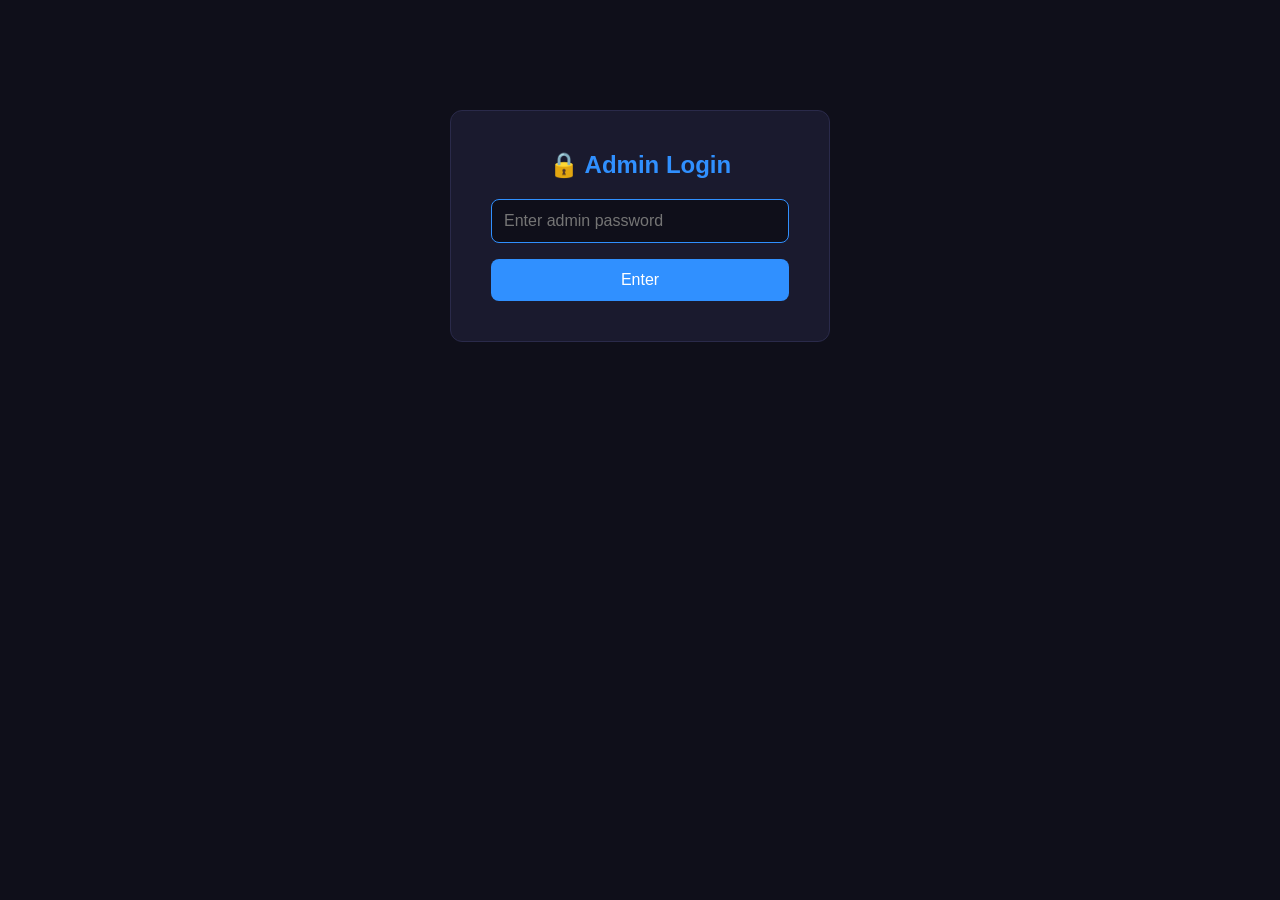
<file: wwwroot/admin.html>
<!DOCTYPE html>
<html lang="en">

<head>
    <meta charset="UTF-8">
    <meta name="viewport" content="width=device-width, initial-scale=1.0">
    <title>Admin — Contact Messages</title>
    <link rel="stylesheet" href="adminstyle.css">
</head>

<body>
    <!-- LOGIN BOX -->
    <div id="login-box">
        <h2>🔒 Admin Login</h2>
        <input type="password" id="password-input" placeholder="Enter admin password"
            onkeydown="if(event.key==='Enter') login()">
        <button onclick="login()">Enter</button>
        <p id="login-error">Wrong password. Try again.</p>
    </div>

    <!-- MESSAGES PANEL (hidden until login) -->
    <div id="messages-panel">
        <div class="top-bar">
            <h2>📬 Contact Messages</h2>
            <div class="top-bar-actions">
                <a href="/adminPortfolio.html" class="nav-btn">🖼️ Manage Portfolio</a>
                <button class="logout-btn" onclick="logout()">Logout</button>
            </div>
        </div>

        <div class="stats">
            <div class="stat-box">
                <div class="number" id="stat-total">—</div>
                <div class="label">Total Messages</div>
            </div>
            <div class="stat-box">
                <div class="number" id="stat-unread">—</div>
                <div class="label">Unread</div>
            </div>
            <div class="stat-box">
                <div class="number" id="stat-read">—</div>
                <div class="label">Read</div>
            </div>
        </div>

        <div id="loading">Loading messages...</div>
        <div id="messages-list"></div>
    </div>

    <script src="adminscript.js" defer></script>
</body>

</html>
</file>
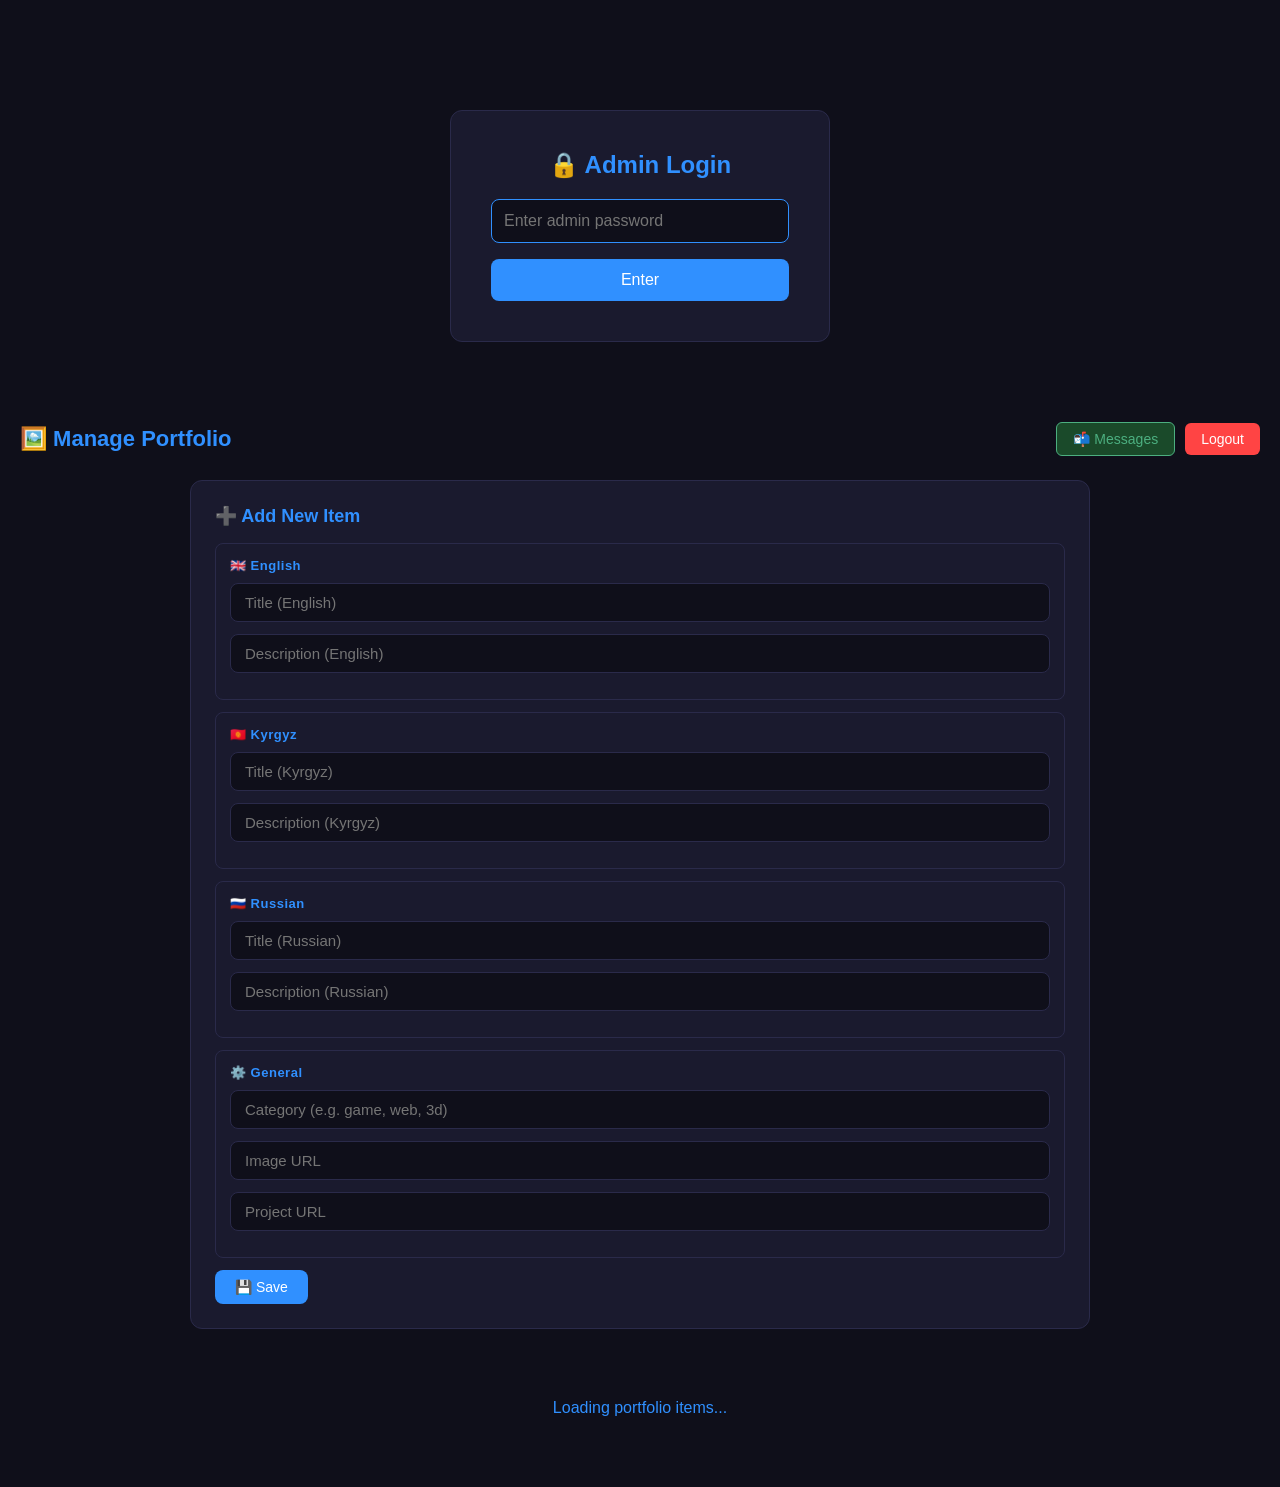
<file: wwwroot/adminPortfolio.html>
<!DOCTYPE html>
<html lang="en">

<head>
    <meta charset="UTF-8">
    <meta name="viewport" content="width=device-width, initial-scale=1.0">
    <title>Admin — Portfolio</title>
    <link rel="stylesheet" href="adminstyle.css">
</head>

<body>

    <!-- LOGIN BOX -->
    <div id="login-box">
        <h2>🔒 Admin Login</h2>
        <input type="password" id="password-input" placeholder="Enter admin password"
            onkeydown="if(event.key==='Enter') login()">
        <button onclick="login()">Enter</button>
        <p id="login-error">Wrong password. Try again.</p>
    </div>

    <!-- PORTFOLIO PANEL (hidden until login) -->
    <div id="portfolio-panel">

        <div class="top-bar">
            <h2>🖼️ Manage Portfolio</h2>
            <div class="top-bar-actions">
                <a href="/admin" class="nav-btn">📬 Messages</a>
                <button class="logout-btn" onclick="logout()">Logout</button>
            </div>
        </div>

        <!-- CREATE NEW ITEM FORM -->
        <div class="form-box">
            <h3 id="form-title">➕ Add New Item</h3>
            <input type="hidden" id="edit-id">

            <!-- English -->
            <div class="lang-group">
                <div class="lang-label">🇬🇧 English</div>
                <input type="text" id="input-title" placeholder="Title (English)" />
                <input type="text" id="input-description" placeholder="Description (English)" />
            </div>

            <!-- Kyrgyz -->
            <div class="lang-group">
                <div class="lang-label">🇰🇬 Kyrgyz</div>
                <input type="text" id="input-titleKy" placeholder="Title (Kyrgyz)" />
                <input type="text" id="input-descriptionKy" placeholder="Description (Kyrgyz)" />
            </div>

            <!-- Russian -->
            <div class="lang-group">
                <div class="lang-label">🇷🇺 Russian</div>
                <input type="text" id="input-titleRu" placeholder="Title (Russian)" />
                <input type="text" id="input-descriptionRu" placeholder="Description (Russian)" />
            </div>

            <!-- Common fields -->
            <div class="lang-group">
                <div class="lang-label">⚙️ General</div>
                <input type="text" id="input-category" placeholder="Category (e.g. game, web, 3d)" />
                <input type="text" id="input-imageUrl" placeholder="Image URL" />
                <input type="text" id="input-projectUrl" placeholder="Project URL" />
            </div>

            <div class="form-actions">
                <button class="btn-save" onclick="saveItem()">💾 Save</button>
                <button class="btn-cancel" id="cancel-btn" onclick="cancelEdit()" style="display:none;">✖
                    Cancel</button>
            </div>
        </div>

        <!-- PORTFOLIO ITEMS LIST -->
        <div id="loading">Loading portfolio items...</div>
        <div id="portfolio-list"></div>

    </div>

    <script src="adminPortfolio.js" defer></script>
</body>

</html>
</file>
<file: style.css>
:root {
    --light-color: #ffffff;
    --dark-color: rgb(17, 19, 38);
    --light-texture: url("/img/textures/hoose-wallpaper-in-pink-granite-1040-mm-architextures.jpg");
    --dark-texture: url("/img/textures/zinc-1498-mm-architextures.jpg");
}

/* ========== Global Styles ========== */
* {
    box-sizing: border-box;
}

body {
    margin: 0;
    font-family: 'ZCOOL KuaiLe', sans-serif;
    background-color: var(--light-color);
    background-image: var(--light-texture);
    background-repeat: repeat;
    background-size: 200px;
    overflow-x: hidden;
}

/* ========== Header Styles ========== */
header {
    display: flex;
    justify-content: space-between;
    align-items: center;
    padding: 10px 20px;
    background-color: var(--light-color);
    box-shadow: 0 2px 5px rgba(0, 0, 0, 0.1);
    flex-wrap: wrap;
    gap: 10px;
    position: sticky;
    top: 0;
    z-index: 100;
}

/* Header left container styles */
.header-left {
    display: flex;
    align-items: center;
    gap: 20px;
    flex-wrap: wrap;
}

.theme-toggle-btn {
    padding: 8px 14px;
    background-color: #3090ff;
    color: white;
    border: none;
    border-radius: 5px;
    cursor: pointer;
    transition: background 0.3s;
    font-size: 14px;
    white-space: nowrap;
}

.theme-toggle-btn:hover {
    background-color: #2070e0;
}

.logo {
    font-size: 20px;
    font-weight: bold;
    color: var(--dark-color);
    white-space: nowrap;
}

nav ul {
    list-style: none;
    display: flex;
    gap: 4px;
    margin: 0;
    padding: 0;
    flex-wrap: wrap;
}

nav ul li a {
    text-decoration: none;
    color: var(--dark-color);
    font-size: 15px;
    padding: 6px 10px;
    transition: background 0.3s, color 0.3s;
    display: block;
    border-radius: 5px;
}

nav ul li a:hover {
    background: #f4a261;
    color: white;
    border-radius: 5px;
}

.langWrap {
    display: flex;
    gap: 8px;
    align-items: center;
}

.langWrap a {
    color: var(--dark-color);
    text-decoration: none;
    font-size: 14px;
    padding: 4px 8px;
    border-radius: 4px;
    transition: background 0.2s;
}

.langWrap a.active {
    font-weight: bold;
    background: rgba(48, 144, 255, 0.15);
}

/* ========== Image Block Styles ========== */
.image-block {
    display: flex;
    justify-content: center;
    margin: 0;
}

.texture-box {
    width: 100%;
    height: 80px;
    margin: 0 auto;
    background-image: url('img/textures/twine-moss-4510-mm-architextures.jpg');
    background-repeat: repeat;
    background-size: 150px;
    border: 1px solid rgba(255, 255, 255, 0.1);
}

/* ========== Shared Section Base ========== */
.about,
.skills,
.portfolio,
.videos,
.games,
.contacts {
    width: 90%;
    max-width: 1200px;
    margin: 30px auto;
    padding: 30px 20px;
    text-align: center;
}

/* ========== "About me" Section ========== */
.about h2 {
    font-size: 28px;
    margin-bottom: 20px;
}

.about p {
    font-size: 16px;
    max-width: 800px;
    margin: 0 auto 30px;
    line-height: 1.6;
}

.contact-btn {
    background-color: #3090ff;
    color: white;
    font-size: 16px;
    padding: 10px 20px;
    border: none;
    border-radius: 10px;
    cursor: pointer;
    transition: background 0.3s;
}

.contact-btn:hover {
    background-color: #2070e0;
}

/* ========== "My Skills" Section ========== */
.skills h2 {
    font-size: 28px;
    margin-bottom: 20px;
}

.skills ul {
    list-style: none;
    padding: 0;
    display: flex;
    justify-content: center;
    flex-wrap: wrap;
    gap: 12px;
}

.skills ul li {
    background-color: #e1e1e1;
    padding: 8px 16px;
    border-radius: 5px;
}

.skills ul li a {
    font-size: 15px;
    text-decoration: none;
    color: var(--dark-color);
}

/* ========== "Portfolio" Section ========== */
.portfolio h2 {
    font-size: 28px;
    margin-bottom: 20px;
}

.portfolio-grid {
    display: grid;
    grid-template-columns: repeat(auto-fit, minmax(240px, 1fr));
    gap: 16px;
}

.portfolio-item {
    background-color: #d0d5e2;
    padding: 10px;
    border-radius: 10px;
    text-align: left;
}

.portfolio-item img {
    width: 100%;
    height: 150px;
    object-fit: cover;
    border-radius: 10px;
}

.portfolio-item h3 {
    font-size: 18px;
    margin: 10px 0 5px;
}

.portfolio-item p {
    font-size: 14px;
    margin: 0 0 8px;
}

.portfolio-item a {
    text-decoration: none;
    color: rgb(128, 34, 0);
    font-size: 13px;
    word-break: break-word;
}

/* ========== Videos Section ========== */
.videos h2 {
    font-size: 28px;
    margin-bottom: 20px;
    color: var(--dark-color);
}

.video-container {
    display: flex;
    justify-content: center;
    gap: 16px;
    flex-wrap: wrap;
}

.video-container iframe {
    flex: 1 1 280px;
    min-width: 260px;
    max-width: 100%;
    height: 200px;
    border: 0;
    border-radius: 10px;
}

/* ========== Contacts Section ========== */
.contacts h2 {
    font-size: 28px;
    margin-bottom: 20px;
}

.contact-form {
    display: flex;
    flex-direction: column;
    gap: 12px;
    max-width: 500px;
    margin: 0 auto;
}

.contact-form input,
.contact-form textarea {
    padding: 10px;
    font-size: 16px;
    border: 1px solid #ccc;
    border-radius: 5px;
    width: 100%;
}

.contact-form button {
    background-color: #3090ff;
    color: white;
    font-size: 16px;
    padding: 10px 20px;
    border: none;
    border-radius: 10px;
    cursor: pointer;
    transition: background 0.3s;
}

.contact-form button:hover {
    background-color: #2070e0;
}

/* ========== Footer Styles ========== */
footer {
    background-color: #3d3d3d;
    padding: 20px;
    text-align: center;
    margin-top: 40px;
}

.footer-content h3 {
    font-size: 22px;
    margin-bottom: 16px;
    color: #e1e1e1;
}

.map-container {
    max-width: 100%;
    margin: 0 auto;
    overflow: hidden;
}

.map-container iframe {
    width: 100%;
    height: 300px;
    border: 0;
    border-radius: 10px;
}

.social-links {
    margin-top: 20px;
    display: flex;
    flex-wrap: wrap;
    justify-content: center;
    gap: 10px;
}

.social-links a {
    color: #cbcbcb;
    font-size: 16px;
    text-decoration: none;
    transition: color 0.3s;
}

.social-links a:hover {
    color: #3090ff;
}

.aboutWebsite {
    color: #aaa;
    font-size: 13px;
    margin-top: 16px;
}

/* ========== Browser Games Section ========== */
.games h2 {
    font-size: 28px;
    margin-bottom: 20px;
}

.game-container {
    display: flex;
    flex-direction: column;
    gap: 30px;
    align-items: center;
}

.game-card {
    width: 100%;
    max-width: 820px;
    background-color: rgba(0, 0, 0, 0.05);
    padding: 16px;
    border-radius: 15px;
    box-shadow: 0 4px 15px rgba(0, 0, 0, 0.1);
}

.game-card iframe {
    width: 100%;
    height: 400px;
    border: none;
    border-radius: 10px;
}

.game-card a {
    display: block;
    margin-top: 12px;
    color: #3090ff;
    text-decoration: none;
    font-weight: bold;
    font-size: 14px;
}

.game-placeholder {
    width: 100%;
    height: 400px;
    background-color: #1a1a1a;
    display: flex;
    justify-content: center;
    align-items: center;
    cursor: pointer;
    border-radius: 8px;
    position: relative;
    border: 2px solid #333;
    transition: border-color 0.3s;
}

.game-placeholder:hover {
    border-color: #007bff;
}

.play-button-overlay span {
    color: white;
    font-weight: bold;
    background: rgba(0, 123, 255, 0.8);
    padding: 10px 20px;
    border-radius: 5px;
    font-size: 15px;
}
/*====================================================================*/
.game-placeholder img {
    width: 100%;
    height: 100%;
    object-fit: cover;
    /* fills the box, crops edges if needed */
    border-radius: 8px;
    position: absolute;
    top: 0;
    left: 0;
}

.play-button-overlay {
    position: absolute;
    /* make sure this is already set or add it */
    z-index: 1;
    /* sits above the image */
}
/*====================================================================*/
/* ===== Dark Mode Styles ===== */
body.dark-mode {
    background-color: var(--dark-color);
    color: var(--light-color);
    background-image: var(--dark-texture);
}

body.dark-mode header {
    background-color: #1e1e1e;
    box-shadow: 0 2px 10px rgba(255, 255, 255, 0.1);
}

body.dark-mode .logo,
body.dark-mode nav ul li a,
body.dark-mode .about h2,
body.dark-mode .skills h2,
body.dark-mode .portfolio h2,
body.dark-mode .videos h2,
body.dark-mode .games h2,
body.dark-mode .contacts h2,
body.dark-mode footer .footer-content h3,
body.dark-mode .skills ul li,
body.dark-mode .skills ul li a,
body.dark-mode .langWrap a {
    color: var(--light-color);
}

body.dark-mode .portfolio-item {
    background-color: #1e1e1e;
}

body.dark-mode .skills ul li {
    background-color: #1e1e1e;
}

body.dark-mode nav ul li a:hover {
    background: #f4a261;
    color: #121212;
}

body.dark-mode .contact-btn {
    background-color: #2070e0;
}

body.dark-mode .contact-btn:hover {
    background-color: #3090ff;
}

body.dark-mode .game-card {
    background-color: #1e1e1e;
}

/* =============================================
   RESPONSIVE BREAKPOINTS — MOBILE FIRST
   ============================================= */

/* ---------- Tablet: 600px and up ---------- */
@media (min-width: 600px) {
    header {
        padding: 10px 30px;
    }

    .logo {
        font-size: 22px;
    }

    .about,
    .skills,
    .portfolio,
    .videos,
    .games,
    .contacts {
        width: 85%;
        padding: 40px 30px;
    }

    .map-container iframe {
        height: 380px;
    }
}

/* ---------- Desktop: 900px and up ---------- */
@media (min-width: 900px) {
    header {
        padding: 10px 50px;
        flex-wrap: nowrap;
    }

    .logo {
        font-size: 24px;
    }

    nav ul li a {
        font-size: 18px;
        padding: 10px 15px;
    }

    .about,
    .skills,
    .portfolio,
    .videos,
    .games,
    .contacts {
        width: 60%;
        padding: 50px;
    }

    .about h2,
    .skills h2,
    .portfolio h2,
    .videos h2,
    .games h2,
    .contacts h2 {
        font-size: 32px;
    }

    .about p {
        font-size: 18px;
    }

    .contact-btn,
    .contact-form button {
        font-size: 18px;
    }

    .map-container iframe {
        height: 450px;
    }

    .game-card iframe,
    .game-placeholder {
        height: 450px;
    }

    footer {
        padding: 20px 50px;
    }
}

/* =============================================
   SMALL MOBILE: iPhone 12 / 390px wide
   ============================================= */
@media (max-width: 480px) {

    /* Header: stack nav below logo row */
    header {
        flex-direction: column;
        align-items: flex-start;
        padding: 10px 14px;
        gap: 8px;
    }

    .header-left {
        flex-direction: column;
        align-items: flex-start;
        gap: 8px;
        width: 100%;
    }

    .logo {
        font-size: 18px;
    }

    nav ul {
        gap: 2px;
        flex-wrap: wrap;
    }

    nav ul li a {
        font-size: 13px;
        padding: 5px 8px;
    }

    /* Theme toggle + lang on same row */
    .theme-toggle-btn {
        font-size: 13px;
        padding: 6px 12px;
        align-self: flex-start;
    }

    .langWrap {
        gap: 6px;
    }

    .langWrap a {
        font-size: 13px;
    }

    /* Sections: full width, tight padding */
    .about,
    .skills,
    .portfolio,
    .videos,
    .games,
    .contacts {
        width: 95%;
        padding: 20px 12px;
        margin: 18px auto;
    }

    .about h2,
    .skills h2,
    .portfolio h2,
    .videos h2,
    .games h2,
    .contacts h2 {
        font-size: 22px;
    }

    .about p {
        font-size: 15px;
    }

    /* Portfolio: single column */
    .portfolio-grid {
        grid-template-columns: 1fr;
    }

    /* Videos: single column */
    .video-container {
        flex-direction: column;
        align-items: center;
    }

    .video-container iframe {
        width: 100%;
        min-width: unset;
        height: 200px;
    }

    /* Games: tighter */
    .game-card {
        padding: 10px;
    }

    .game-card iframe,
    .game-placeholder {
        height: 260px;
    }

    .play-button-overlay span {
        font-size: 13px;
        padding: 8px 14px;
    }

    /* Contact form full width */
    .contact-form {
        width: 100%;
    }

    .contact-form input,
    .contact-form textarea {
        font-size: 15px;
    }

    /* Footer */
    footer {
        padding: 16px 12px;
    }

    .footer-content h3 {
        font-size: 18px;
    }

    .map-container iframe {
        height: 240px;
    }

    .social-links a {
        font-size: 14px;
    }

    .aboutWebsite {
        font-size: 11px;
    }

    .texture-box {
        height: 50px;
    }
}
</file>
<file: wwwroot/adminstyle.css>
* {
    box-sizing: border-box;
    margin: 0;
    padding: 0;
}

body {
    font-family: 'Segoe UI', sans-serif;
    background: #0f0f1a;
    color: #e0e0e0;
    min-height: 100vh;
    padding: 30px 20px;
}

h1 {
    text-align: center;
    font-size: 26px;
    margin-bottom: 30px;
    color: #3090ff;
    letter-spacing: 1px;
}

/* Login box */
#login-box {
    max-width: 380px;
    margin: 80px auto;
    background: #1a1a2e;
    padding: 40px;
    border-radius: 12px;
    border: 1px solid #2a2a4a;
    text-align: center;
}

#login-box h2 {
    margin-bottom: 20px;
    color: #3090ff;
}

#login-box input {
    width: 100%;
    padding: 12px;
    border-radius: 8px;
    border: 1px solid #3090ff;
    background: #0f0f1a;
    color: white;
    font-size: 16px;
    margin-bottom: 16px;
}

#login-box button {
    width: 100%;
    padding: 12px;
    background: #3090ff;
    color: white;
    border: none;
    border-radius: 8px;
    font-size: 16px;
    cursor: pointer;
    transition: background 0.2s;
}

#login-box button:hover {
    background: #2070e0;
}

#login-error {
    color: #ff6b6b;
    margin-top: 12px;
    font-size: 14px;
    display: none;
}

/* Messages panel */
#messages-panel {
    display: none;
    max-width: 900px;
    margin: 0 auto;
}

.top-bar {
    display: flex;
    justify-content: space-between;
    align-items: center;
    margin-bottom: 24px;
    flex-wrap: wrap;
    gap: 10px;
}

.top-bar h2 {
    color: #3090ff;
    font-size: 22px;
}

.logout-btn {
    padding: 8px 16px;
    background: #ff4444;
    color: white;
    border: none;
    border-radius: 6px;
    cursor: pointer;
    font-size: 14px;
}

.stats {
    display: flex;
    gap: 16px;
    margin-bottom: 24px;
    flex-wrap: wrap;
}

.stat-box {
    background: #1a1a2e;
    padding: 16px 24px;
    border-radius: 10px;
    border: 1px solid #2a2a4a;
    text-align: center;
    flex: 1;
    min-width: 120px;
}

.stat-box .number {
    font-size: 32px;
    font-weight: bold;
    color: #3090ff;
}

.stat-box .label {
    font-size: 13px;
    color: #888;
    margin-top: 4px;
}

/* Message cards */
.message-card {
    background: #1a1a2e;
    border: 1px solid #2a2a4a;
    border-radius: 12px;
    padding: 20px;
    margin-bottom: 16px;
    transition: border-color 0.2s;
}

.message-card.unread {
    border-left: 4px solid #3090ff;
}

.message-card.read {
    border-left: 4px solid #2a2a4a;
    opacity: 0.75;
}

.card-header {
    display: flex;
    justify-content: space-between;
    align-items: flex-start;
    margin-bottom: 12px;
    flex-wrap: wrap;
    gap: 8px;
}

.sender-info .name {
    font-size: 17px;
    font-weight: bold;
    color: #ffffff;
}

.sender-info .email {
    font-size: 13px;
    color: #3090ff;
    margin-top: 2px;
}

.card-meta {
    text-align: right;
}

.card-meta .date {
    font-size: 12px;
    color: #666;
}

.unread-badge {
    display: inline-block;
    background: #3090ff;
    color: white;
    font-size: 11px;
    padding: 2px 8px;
    border-radius: 10px;
    margin-top: 4px;
}

.read-badge {
    display: inline-block;
    background: #444;
    color: #aaa;
    font-size: 11px;
    padding: 2px 8px;
    border-radius: 10px;
    margin-top: 4px;
}

.message-text {
    background: #0f0f1a;
    border-radius: 8px;
    padding: 14px;
    font-size: 15px;
    line-height: 1.6;
    color: #ccc;
    margin-bottom: 14px;
    white-space: pre-wrap;
    word-break: break-word;
}

.card-actions {
    display: flex;
    gap: 10px;
    flex-wrap: wrap;
}

.btn-read {
    padding: 7px 16px;
    background: #2a6acc;
    color: white;
    border: none;
    border-radius: 6px;
    cursor: pointer;
    font-size: 13px;
    transition: background 0.2s;
}

.btn-read:hover {
    background: #3090ff;
}

.btn-delete {
    padding: 7px 16px;
    background: #4a1a1a;
    color: #ff6b6b;
    border: 1px solid #ff4444;
    border-radius: 6px;
    cursor: pointer;
    font-size: 13px;
    transition: background 0.2s;
}

.btn-delete:hover {
    background: #6a2a2a;
}

.empty-state {
    text-align: center;
    padding: 60px 20px;
    color: #555;
    font-size: 18px;
}

#loading {
    text-align: center;
    padding: 40px;
    color: #3090ff;
    font-size: 16px;
}
.top-bar-actions {
    display: flex;
    gap: 10px;
    align-items: center;
}
.nav-btn {
    padding: 8px 16px;
    background: #1a4a2a;
    color: #4caf80;
    border: 1px solid #4caf80;
    border-radius: 6px;
    cursor: pointer;
    font-size: 14px;
    text-decoration: none;
    transition: background 0.2s;
}
.nav-btn:hover {
    background: #2a6a3a;
}

/* Portfolio form */
.form-box {
    background: #1a1a2e;
    border: 1px solid #2a2a4a;
    border-radius: 12px;
    padding: 24px;
    margin-bottom: 30px;
    max-width: 900px;
    margin-left: auto;
    margin-right: auto;
}

.form-box h3 {
    color: #3090ff;
    margin-bottom: 16px;
    font-size: 18px;
}

.form-box input {
    width: 100%;
    padding: 10px 14px;
    border-radius: 8px;
    border: 1px solid #2a2a4a;
    background: #0f0f1a;
    color: white;
    font-size: 15px;
    margin-bottom: 12px;
}

.form-box input:focus {
    outline: none;
    border-color: #3090ff;
}

.form-actions {
    display: flex;
    gap: 10px;
    margin-top: 4px;
}

.btn-save {
    padding: 9px 20px;
    background: #3090ff;
    color: white;
    border: none;
    border-radius: 8px;
    cursor: pointer;
    font-size: 14px;
    transition: background 0.2s;
}

.btn-save:hover {
    background: #2070e0;
}

.btn-cancel {
    padding: 9px 20px;
    background: #2a2a4a;
    color: #aaa;
    border: 1px solid #3a3a5a;
    border-radius: 8px;
    cursor: pointer;
    font-size: 14px;
    transition: background 0.2s;
}

.btn-cancel:hover {
    background: #3a3a5a;
}

/* Portfolio item cards */
.portfolio-card {
    background: #1a1a2e;
    border: 1px solid #2a2a4a;
    border-left: 4px solid #3090ff;
    border-radius: 12px;
    padding: 20px;
    margin-bottom: 16px;
    max-width: 900px;
    margin-left: auto;
    margin-right: auto;
}

.portfolio-card .card-header {
    display: flex;
    justify-content: space-between;
    align-items: flex-start;
    margin-bottom: 10px;
    flex-wrap: wrap;
    gap: 8px;
}

.portfolio-card .item-title {
    font-size: 18px;
    font-weight: bold;
    color: #ffffff;
}

.portfolio-card .item-category {
    font-size: 12px;
    background: #2a2a4a;
    color: #3090ff;
    padding: 3px 10px;
    border-radius: 10px;
}

.portfolio-card .item-description {
    font-size: 14px;
    color: #aaa;
    margin-bottom: 10px;
}

.portfolio-card .item-urls {
    font-size: 12px;
    color: #555;
    margin-bottom: 14px;
    word-break: break-all;
}

.portfolio-card .item-urls span {
    display: block;
    margin-bottom: 4px;
}

.btn-edit {
    padding: 7px 16px;
    background: #2a6acc;
    color: white;
    border: none;
    border-radius: 6px;
    cursor: pointer;
    font-size: 13px;
    transition: background 0.2s;
}

.btn-edit:hover {
    background: #3090ff;
}

.btn-delete-item {
    padding: 7px 16px;
    background: #4a1a1a;
    color: #ff6b6b;
    border: 1px solid #ff4444;
    border-radius: 6px;
    cursor: pointer;
    font-size: 13px;
    transition: background 0.2s;
}

.btn-delete-item:hover {
    background: #6a2a2a;
}

.lang-group {
    border: 1px solid #2a2a4a;
    border-radius: 8px;
    padding: 14px;
    margin-bottom: 12px;
}

.lang-label {
    font-size: 13px;
    color: #3090ff;
    font-weight: bold;
    margin-bottom: 10px;
    letter-spacing: 0.5px;
}
</file>
